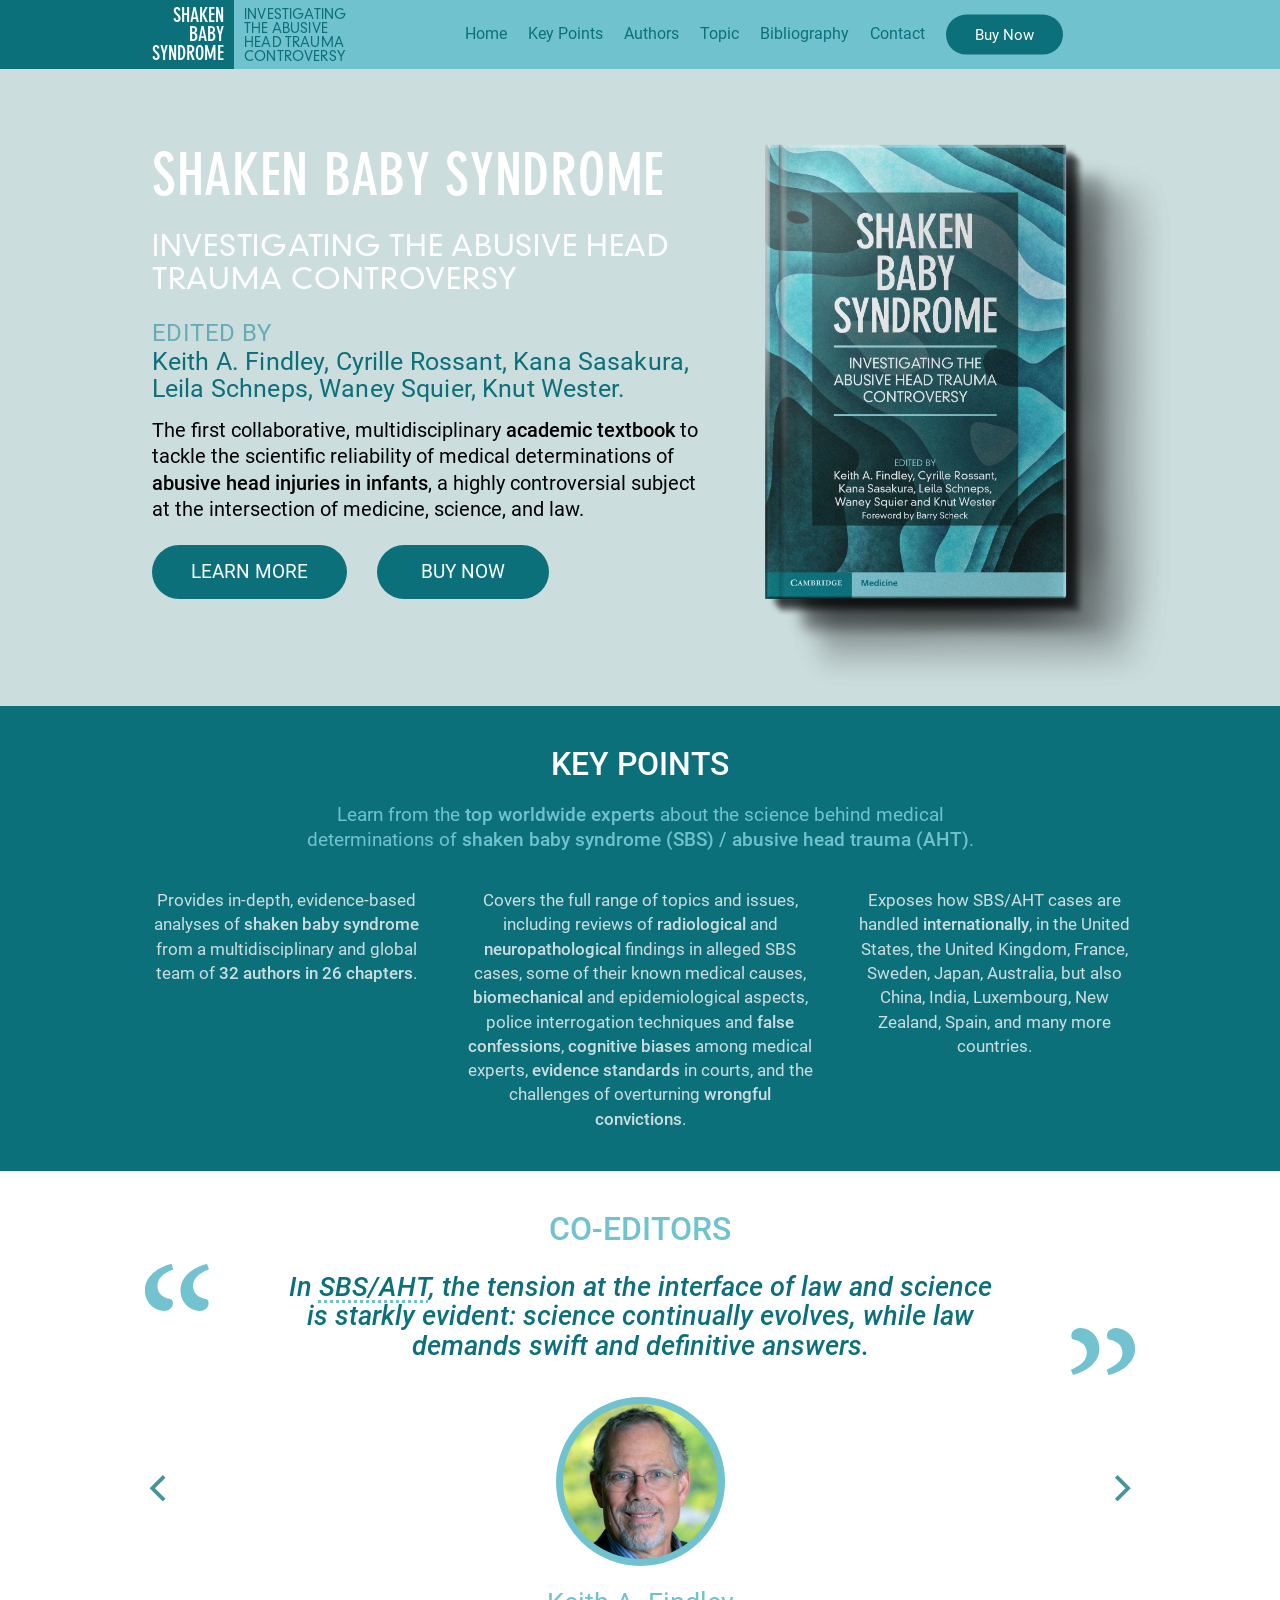
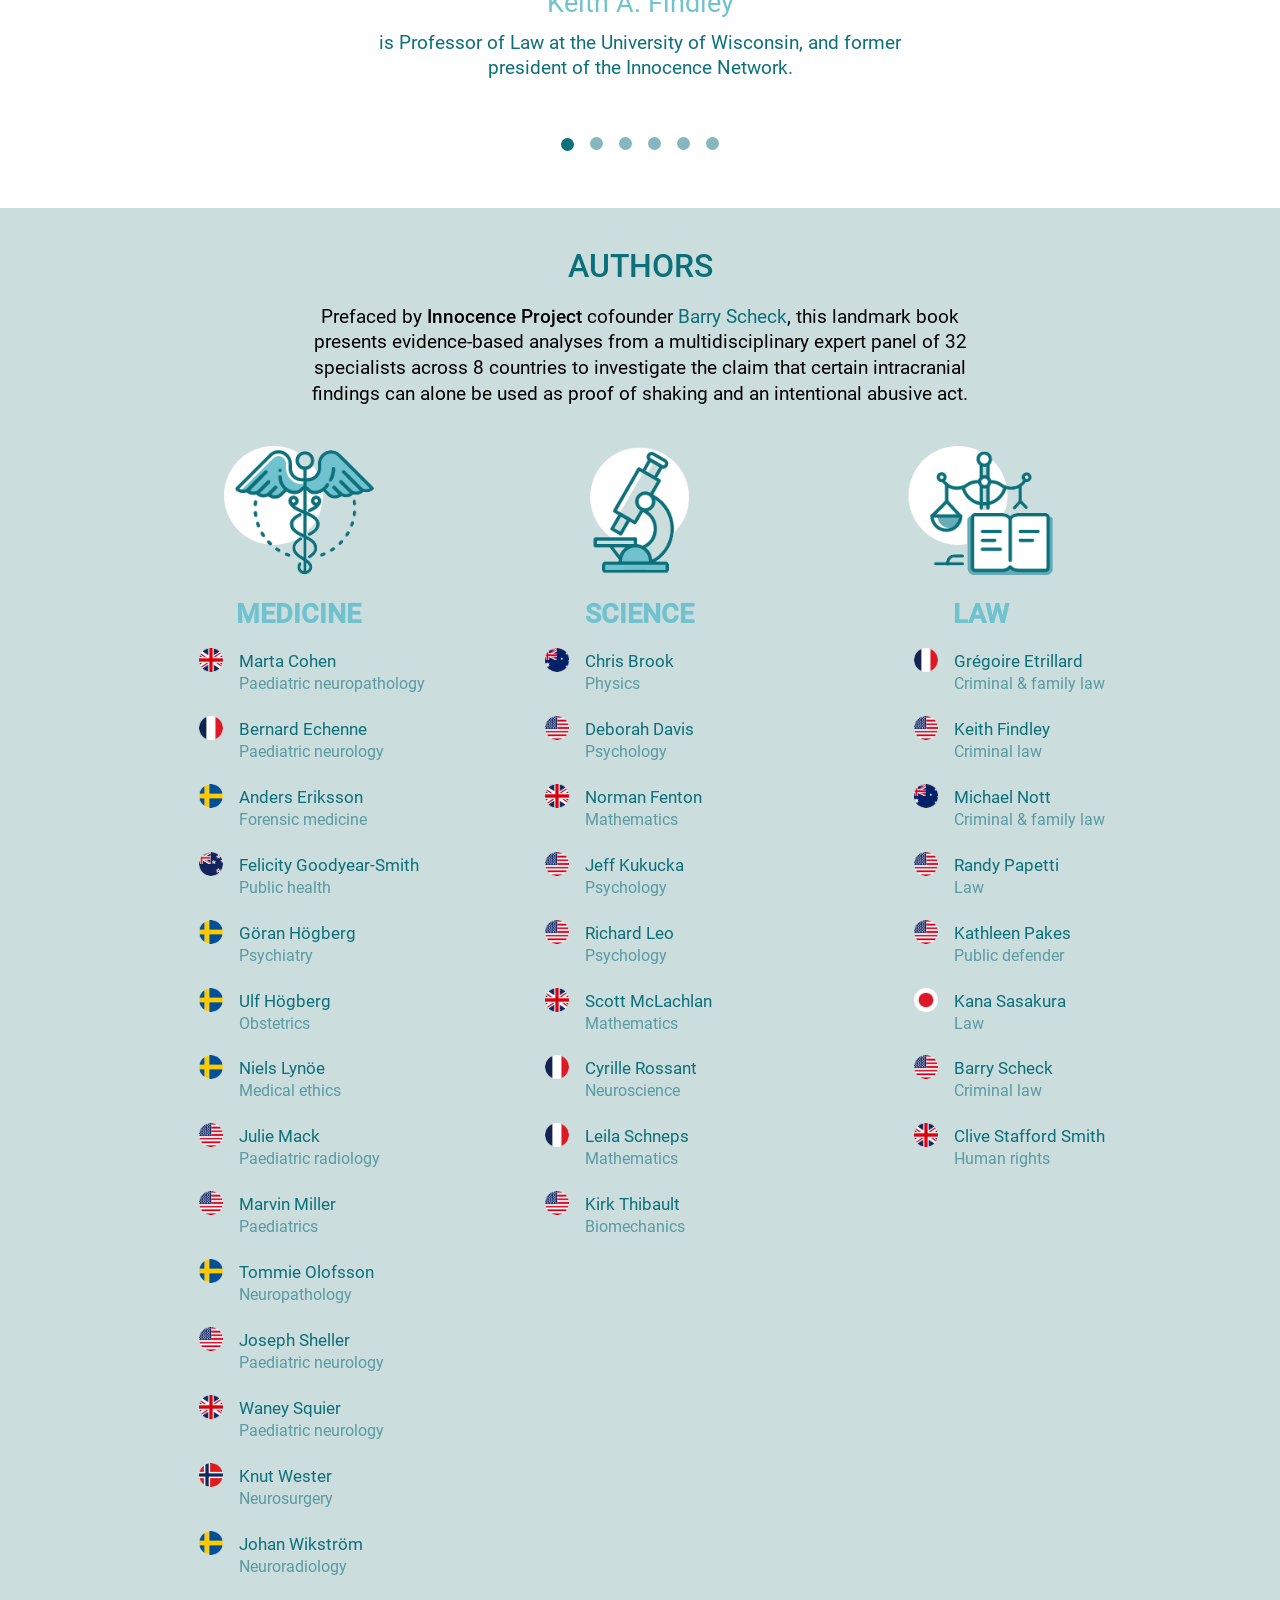
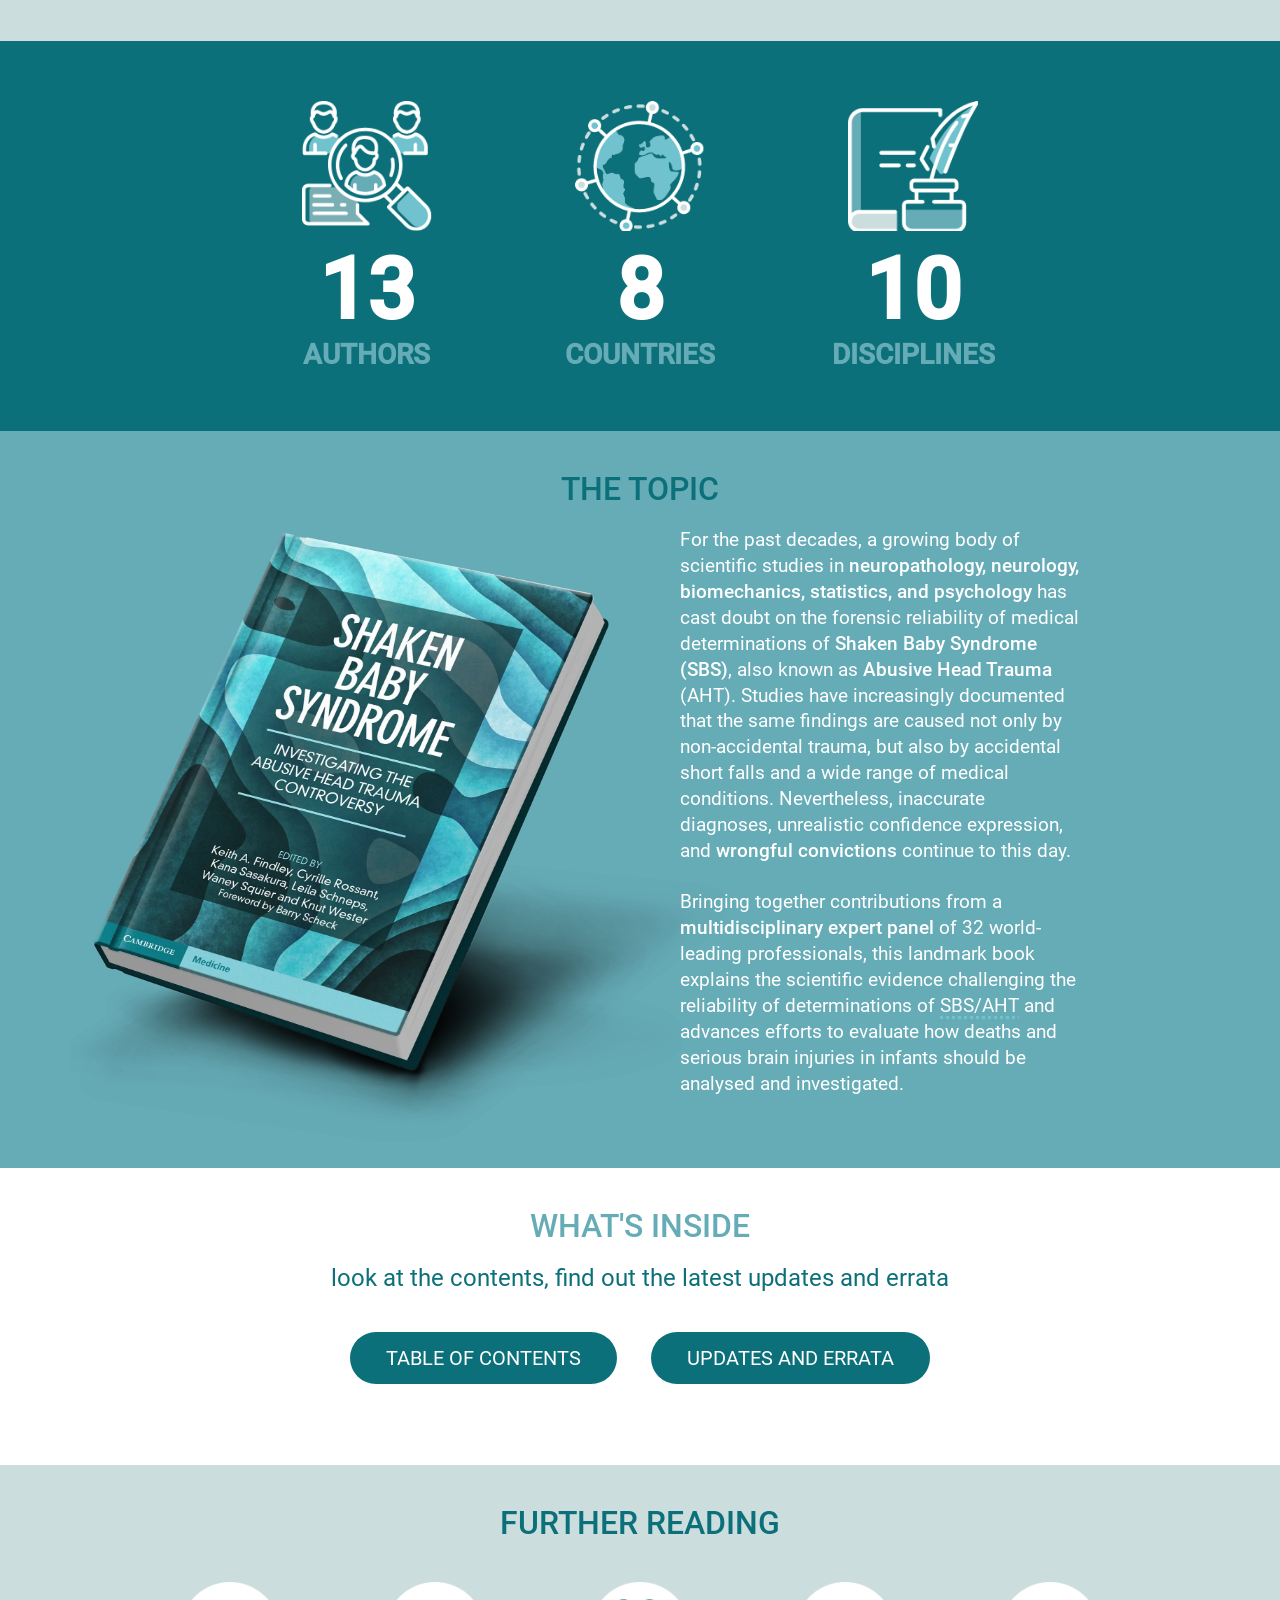
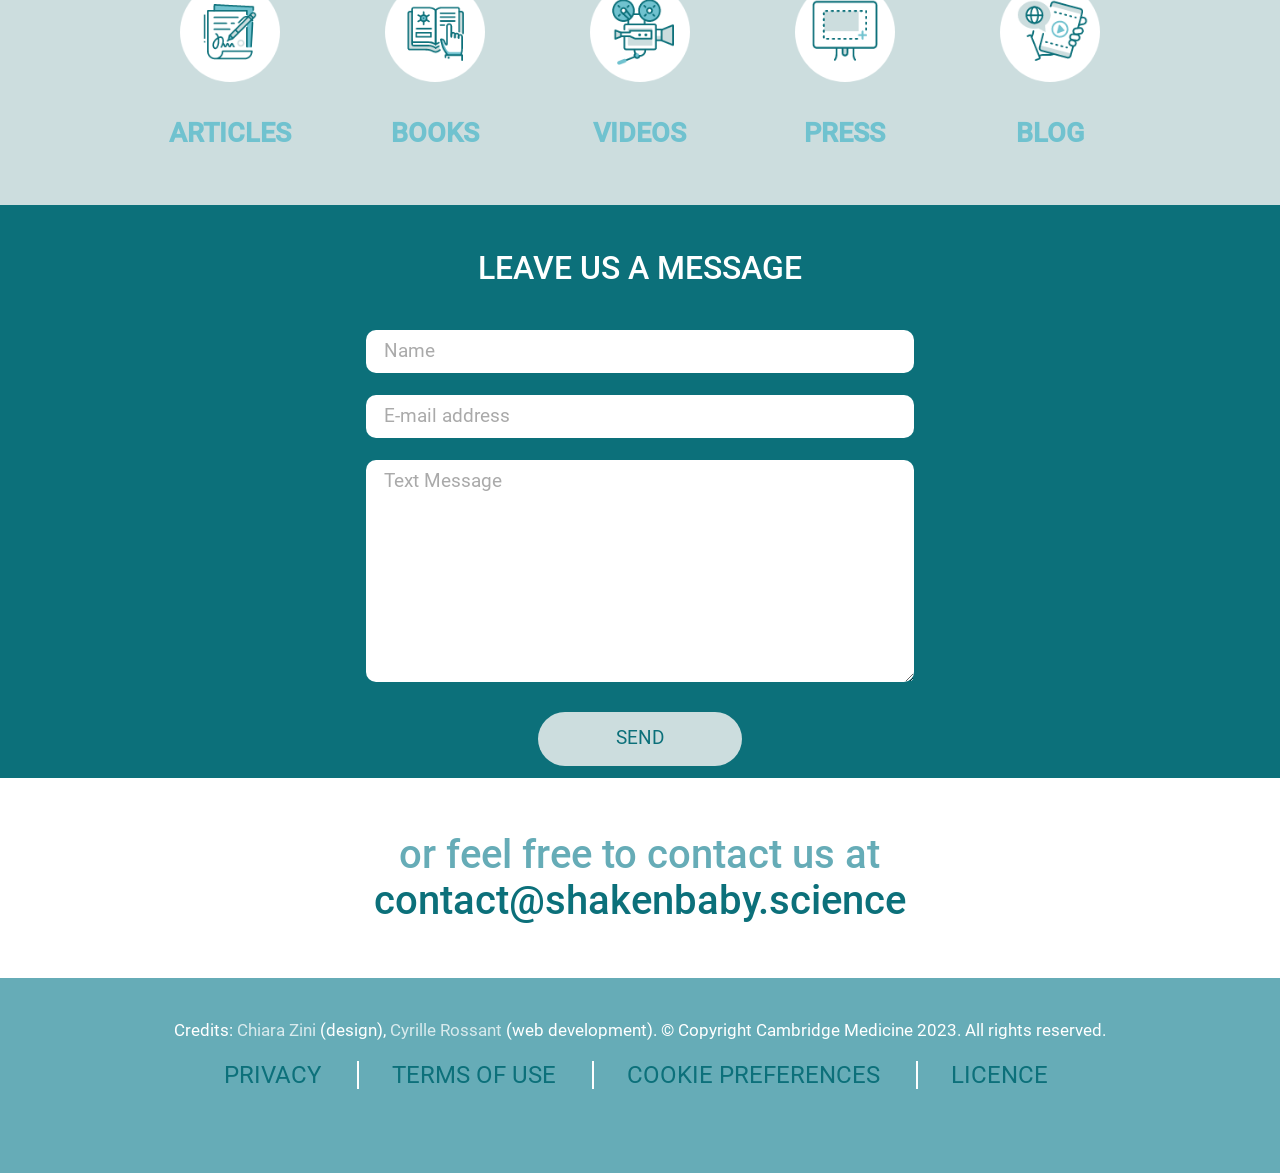
<file: index.html>
<!DOCTYPE html>
<html lang="en-us">

<head prefix="og: http://ogp.me/ns# book: http://ogp.me/ns/book#">

    <meta charset="UTF-8">
    <meta name="viewport" content="width=device-width, initial-scale=1">

    <meta name="twitter:card" content="summary" />
    <meta name="twitter:site" content="@cyrillerossant" />
    <meta name="twitter:title" content="Shaken Baby Syndrome: Investigating the Abusive Head Trauma Controversy" />
    <meta name="twitter:description" content="Shaken Baby Syndrome: Investigating the Abusive Head Trauma Controversy" />
    <meta name="twitter:image" content="https://shakenbaby.science/resources/sbsbook-cover.jpg" />

    <meta property="og:url" content="https://shakenbaby.science" />
    <meta property="og:type" content="article" />
    <meta property="og:title" content="Shaken Baby Syndrome: Investigating the Abusive Head Trauma Controversy" />
    <meta property="og:description" content="Shaken Baby Syndrome: Investigating the Abusive Head Trauma Controversy. A book by Cambridge University Press. Findley et al. 2023." />
    <meta property="og:image" content="https://shakenbaby.science/resources/sbsbook-cover.jpg" />
    <meta property="og:publish_date" name="publish_date" content="2023-06-08T00:00:00-0600">

    <meta property="book:author" name="author" content="Keith Findley, Cyrille Rossant, Kana Sasakura, Leila Schneps, Waney Squier, Knut Wester">
    <meta property="book:isbn" name="isbn" content="978-1009384766">
    <meta property="book:release_date" name="release_date" content="2023-06-08">
    <meta property="book:tag" content="shaken baby syndrome">
    <meta property="book:tag" content="abusive head trauma">

    <title>Shaken Baby Syndrome: Investigating the Abusive Head Trauma Controversy</title>

    <!-- TERMLY COOKIE BANNER -->
    <script type="text/javascript" src="https://app.termly.io/embed.min.js" data-auto-block="on" data-website-uuid="29b89f35-43fa-4795-9ef7-62b72fe59351"></script>
    <script async src="https://www.googletagmanager.com/gtag/js?id=G-44QDYP10N1"></script>
    <script>window.dataLayer = window.dataLayer || []; function gtag() { dataLayer.push(arguments); }
        gtag('js', new Date()); gtag('config', 'G-44QDYP10N1', { cookie_flags: 'max-age=7200;secure; samesite=none' });
    </script>

    <!-- GOOGLE reCAPTCHA v3 -->
    <script src="https://www.google.com/recaptcha/api.js?render=explicit&onload=onRecaptchaLoadCallback"></script>


    <script src="js/main.js"></script>

    <link rel="stylesheet" href="css/flickity.min.css">
    <link rel="stylesheet" href="css/normalize.css">
    <link rel="stylesheet" href="css/main.css">
    <link rel="stylesheet" href="css/mobile.css">
    <link rel="stylesheet" href="css/print.css">

</head>

<body>

    <!-- HEADER -->
    <header>

        <!-- LEFT -->
        <div class="wrap-left">
        </div>

        <!-- CENTER -->
        <div class="wrap-center">

            <!-- CAMBRIDGE -->
            <nav id="cambridge">
                <a href="#top">shaken baby syndrome
                </a>
            </nav>

            <!-- MEDICINE -->
            <nav id="medicine">
                <a href="#top">investigating the abusive head trauma controversy</a>
            </nav>

            <!-- MENU -->
            <nav id="menu" role="navigation">
                <div class="collapsible-menu">
                    <input type="checkbox">

                    <span></span>
                    <span></span>
                    <span></span>

                    <ul>
                        <li><a href="#home">Home</a></li>
                        <li><a href="#key">Key Points</a></li>
                        <li><a href="#editors">Authors</a></li>
                        <li><a href="#topic">Topic</a></li>
                        <li><a href="#further">Bibliography</a></li>
                        <li><a href="#contact">Contact</a></li>
                        <li><a class="button" href="https://www.amazon.co.uk/Shaken-Baby-Syndrome-Investigating-Controversy/dp/1009384767/">Buy Now</a></li>
                    </ul>
                </div>
            </nav>

        </div>

        <!-- RIGHT -->
        <div class="wrap-right">
        </div>

    </header>


    <!-- MAIN -->
    <main>

        <!-- HERO -->
        <section id="hero">
            <div class="wrapper">
                <div class="text">
                    <div class="text-wrapper">
                        <a name="home" class="anchor"></a>
                        <h1>Shaken Baby Syndrome</h1>
                        <h2>Investigating The Abusive Head Trauma Controversy</h2>
                        <h3>Edited by</h3>
                        <h4>
                            Keith A. Findley,
                            Cyrille Rossant,
                            Kana Sasakura,
                            Leila Schneps,
                            Waney Squier,
                            Knut Wester.
                        </h4>
                        <summary>
                            The first collaborative, multidisciplinary <strong>academic textbook</strong> to tackle the scientific reliability of medical determinations of <strong>abusive head injuries in infants</strong>, a highly controversial subject at the intersection of medicine, science, and law.
                        </summary>
                        <div class="buttons">
                            <a class="button learn" href="#topic">Learn More</a>
                            <a class="button buy" href="https://www.amazon.co.uk/Shaken-Baby-Syndrome-Investigating-Controversy/dp/1009384767/">Buy
                                Now</a>
                        </div>
                    </div>
                </div>
                <figure class="cover"></figure>
            </div>
        </section>


        <!-- KEY POINTS -->
        <section id="key-points">
            <div class="wrapper">
                <div class="title">
                    <a name="key" class="anchor"></a>
                    <h2>Key Points</h2>
                    <h3>Learn from the <strong>top worldwide experts</strong> about the science behind medical determinations of <strong>shaken baby syndrome (SBS) / abusive head trauma (AHT)</strong>.</h3>
                </div>
                <div class="cols">
                    <div class="col col1">
                        Provides in-depth, evidence-based analyses of <strong>shaken baby syndrome</strong> from a multidisciplinary and global team of <strong>32 authors in 26 chapters</strong>.
                    </div>
                    <div class="col col2">
                        Covers the full range of topics and issues, including reviews of <strong>radiological</strong> and <strong>neuropathological</strong> findings in alleged SBS cases, some of their known medical causes, <strong>biomechanical</strong> and epidemiological aspects, police interrogation techniques and <strong>false confessions</strong>, <strong>cognitive biases</strong> among medical experts, <strong>evidence standards</strong> in courts, and the challenges of overturning <strong>wrongful convictions</strong>.
                    </div>
                    <div class="col col3">
                        Exposes how SBS/AHT cases are handled <strong>internationally</strong>, in the United States, the United Kingdom, France, Sweden, Japan, Australia, but also China, India, Luxembourg, New Zealand, Spain, and many more countries.
                    </div>
                </div>
            </div>
        </section>


        <!-- CO-EDITORS -->
        <section id="editors">
            <div class="wrapper">
                <h2>Co-editors</h2>

                <div class="carousel" data-flickity='{ "draggable": "true", "autoPlay": 5000, "contain": true, "wrapAround": true }'>


                    <!-- KEITH A FINDLEY -->
                    <div class="carousel-cell cell-findley">
                        <div class="quote-wrapper">
                            <div class="quote">
                                In <abbr title="Shaken Baby Syndrome/Abusive Head Trauma">SBS/AHT</abbr>, the tension at the interface of law and science is starkly evident: science continually evolves, while law demands swift and definitive answers.
                            </div>
                        </div>
                        <div class="picture">
                            <figure class="editor-findley"></figure>
                        </div>

                        <h3>Keith A. Findley</h3>
                        <p>
                            is Professor of Law at the University of Wisconsin, and former president of the Innocence Network.
                        </p>
                    </div>


                    <!-- CYRILLE ROSSANT -->
                    <div class="carousel-cell">
                        <div class="quote-wrapper">
                            <div class="quote">
                                French national diagnosis guidelines about <abbr title="Shaken Baby Syndrome/Abusive Head Trauma">SBS/AHT</abbr> are inconsistent with the current state of scientific knowledge and should be urgently revised.
                            </div>
                        </div>
                        <div class="picture">
                            <figure class="editor-rossant"></figure>
                        </div>

                        <h3>Cyrille Rossant</h3>
                        <p>
                            is a neuroscience researcher and software engineer at the Institute of Neurology, University College London.
                        </p>
                    </div>


                    <!-- KANA SASAKURA -->
                    <div class="carousel-cell">
                        <div class="quote-wrapper">
                            <div class="quote">
                                The <abbr title="Shaken Baby Syndrome/Abusive Head Trauma">SBS/AHT</abbr> hypothesis has become a controversial topic of debate in Japan. A full review of cases that were convicted in the past is essential.
                            </div>
                        </div>
                        <div class="picture">
                            <figure class="editor-sasakura"></figure>
                        </div>

                        <h3>Kana Sasakura</h3>
                        <p>
                            is a professor of criminal procedure law at Konan University, Kobe.
                        </p>
                    </div>


                    <!-- LEILA SCHNEPS -->
                    <div class="carousel-cell">
                        <div class="quote-wrapper">
                            <div class="quote">
                                The medical studies rejecting short falls as acceptable explanations of SBS-like symptoms in babies are statistically flawed, and contradict numerous published witnessed cases.
                            </div>
                        </div>
                        <div class="picture">
                            <figure class="editor-schneps"></figure>
                        </div>

                        <h3>Leila Schneps</h3>
                        <p>
                            is Professor of Mathematics working at Sorbonne University, Paris.
                        </p>
                    </div>


                    <!-- WANEY SQUIER -->
                    <div class="carousel-cell">
                        <div class="quote-wrapper">
                            <div class="quote">
                                A better understanding of infant neuropathology is essential for more accurate diagnoses and fairer assessment of cases in courts.
                            </div>
                        </div>
                        <div class="picture">
                            <figure class="editor-squier"></figure>
                        </div>

                        <h3>Waney Squier</h3>
                        <p>
                            is a retired paediatric neuropathologist, formerly John Radcliffe Hospital, Oxford, UK.
                        </p>
                    </div>


                    <!-- KNUT WESTER -->
                    <div class="carousel-cell">
                        <div class="quote-wrapper">
                            <div class="quote">
                                Benign external hydrocephalus is likely to be frequently misdiagnosed as abusive head trauma, thus causing false accusations of child abuse.
                            </div>
                        </div>
                        <div class="picture">
                            <figure class="editor-wester"></figure>
                        </div>

                        <h3>Knut Wester</h3>
                        <p>
                            is a neurosurgeon, and Professor Emeritus in the Department of Clinical Medicine at the University of Bergen, Norway.
                        </p>
                    </div>


                </div>
            </div>
        </section>


        <!-- AUTHORS -->
        <section id="authors">
            <div class="wrapper">
                <a name="authors" class="anchor"></a>
                <h2>Authors</h2>
                <summary>
                    Prefaced by <strong>Innocence Project</strong> cofounder <a href="https://en.wikipedia.org/wiki/Barry_Scheck">Barry Scheck</a>, this landmark book presents evidence-based analyses from a multidisciplinary expert panel of 32 specialists across 8 countries to investigate the claim that certain intracranial findings can alone be used as proof of shaking and an intentional abusive act.
                </summary>
                <div class="cols">
                    <div class="col col1">
                        <img src="img/Medicine_icon.png">
                        <h3>Medicine</h3>
                        <ul class="medicine">
                            <li><i class="country-gb"> </i>Marta Cohen<br><span class="discipline">Paediatric neuropathology</span></li>
                            <li><i class="country-fr"> </i>Bernard Echenne<br><span class="discipline">Paediatric neurology</span></li>
                            <li><i class="country-sw"> </i>Anders Eriksson<br><span class="discipline">Forensic medicine</span></li>
                            <li><i class="country-nz"> </i>Felicity Goodyear-Smith<br><span class="discipline">Public health</span></li>
                            <li><i class="country-sw"> </i>Göran Högberg<br><span class="discipline">Psychiatry</span></li>
                            <li><i class="country-sw"> </i>Ulf Högberg<br><span class="discipline">Obstetrics</span></li>
                            <li><i class="country-sw"> </i>Niels Lynöe<br><span class="discipline">Medical ethics</span></li>
                            <li><i class="country-us"> </i>Julie Mack<br><span class="discipline">Paediatric radiology</span></li>
                            <li><i class="country-us"> </i>Marvin Miller<br><span class="discipline">Paediatrics</span></li>
                            <li><i class="country-sw"> </i>Tommie Olofsson<br><span class="discipline">Neuropathology</span></li>
                            <li><i class="country-us"> </i>Joseph Sheller<br><span class="discipline">Paediatric neurology</span></li>
                            <li><i class="country-gb"> </i>Waney Squier<br><span class="discipline">Paediatric neurology</span></li>
                            <li><i class="country-nw"> </i>Knut Wester<br><span class="discipline">Neurosurgery</span></li>
                            <li><i class="country-sw"> </i>Johan Wikström<br><span class="discipline">Neuroradiology</span></li>
                        </ul>
                    </div>
                    <div class="col col2">
                        <img src="img/Science_icon.png">
                        <h3>Science</h3>
                        <ul class="science">
                            <li><i class="country-au"> </i>Chris Brook<br><span class="discipline">Physics</span></li>
                            <li><i class="country-us"> </i>Deborah Davis<br><span class="discipline">Psychology</span></li>
                            <li><i class="country-gb"> </i>Norman Fenton<br><span class="discipline">Mathematics</span></li>
                            <li><i class="country-us"> </i>Jeff Kukucka<br><span class="discipline">Psychology</span></li>
                            <li><i class="country-us"> </i>Richard Leo<br><span class="discipline">Psychology</span></li>
                            <li><i class="country-gb"> </i>Scott McLachlan<br><span class="discipline">Mathematics</span></li>
                            <li><i class="country-fr"> </i>Cyrille Rossant<br><span class="discipline">Neuroscience</span></li>
                            <li><i class="country-fr"> </i>Leila Schneps<br><span class="discipline">Mathematics</span></li>
                            <li><i class="country-us"> </i>Kirk Thibault<br><span class="discipline">Biomechanics</span></li>
                        </ul>
                    </div>
                    <div class="col col3">
                        <img src="img/Law_icon.png">
                        <h3>Law</h3>
                        <ul class="law">
                            <li><i class="country-fr"> </i>Grégoire Etrillard<br><span class="discipline">Criminal & family law</span></li>
                            <li><i class="country-us"> </i>Keith Findley<br><span class="discipline">Criminal law</span></li>
                            <li><i class="country-au"> </i>Michael Nott<br><span class="discipline">Criminal & family law</span></li>
                            <li><i class="country-us"> </i>Randy Papetti<br><span class="discipline">Law</span></li>
                            <li><i class="country-us"> </i>Kathleen Pakes<br><span class="discipline">Public defender</span></li>
                            <li><i class="country-jp"> </i>Kana Sasakura<br><span class="discipline">Law</span></li>
                            <li><i class="country-us"> </i>Barry Scheck<br><span class="discipline">Criminal law</span></li>
                            <li><i class="country-gb"> </i>Clive Stafford Smith<br><span class="discipline">Human rights</span></li>
                        </ul>
                    </div>
                </div>
            </div>
        </section>


        <!-- NUMBERS -->
        <section id="numbers">
            <div class="wrapper">
                <div class="col col1">
                    <figure></figure>
                    <div class="number">32</div>
                    <div class="name">authors</div>
                </div>
                <div class="col col2">
                    <figure></figure>
                    <div class="number">8</div>
                    <div class="name">countries</div>
                </div>
                <div class="col col3">
                    <figure></figure>
                    <div class="number">16</div>
                    <div class="name">disciplines</div>
                </div>
            </div>
        </section>


        <!-- TOPIC -->
        <section id="topic">
            <div class="wrapper">
                <a name="topic" class="anchor"></a>
                <h2>The topic</h2>
                <div class="cols">
                    <figure></figure>
                    <div class="text">
                        <div class="text-wrapper">
                            <p>
                                For the past decades, a growing body of scientific studies in <strong>neuropathology, neurology, biomechanics, statistics, and psychology</strong> has cast doubt on the forensic reliability of medical determinations of <strong>Shaken Baby Syndrome (SBS)</strong>, also known as <strong>Abusive Head Trauma</strong> (AHT). Studies have increasingly documented that the same findings are caused not only by non-accidental trauma, but also by accidental short falls and a wide range of medical conditions. Nevertheless, inaccurate diagnoses, unrealistic confidence expression, and <strong>wrongful convictions</strong> continue to this day.
                            </p>
                            <p>
                                Bringing together contributions from a <strong>multidisciplinary expert panel</strong> of 32 world-leading professionals, this landmark book explains the scientific evidence challenging the reliability of determinations of <abbr title="Shaken Baby Syndrome/Abusive Head Trauma">SBS/AHT</abbr> and advances efforts to evaluate how deaths and serious brain injuries in infants should be analysed and investigated.
                            </p>
                        </div>
                    </div>
                </div>
            </div>
        </section>


        <!-- INFO -->
        <section id="info">
            <div class="wrapper">
                <h2>what's inside</h2>
                <summary>look at the contents, find out the latest updates and errata</summary>
                <div class="buttons">
                    <a class="button contents" href="details.html#contents">table of contents</a>
                    <a class="button updates" href="details.html#errata">updates and errata</a>
                </div>
            </div>
        </section>


        <!-- FURTHER READING -->
        <section id="further">
            <div class="wrapper">
                <a name="further" class="anchor"></a>
                <h2>further reading</h2>
                <ul>
                    <li class="col1">
                        <a href="details.html#articles">
                            <figure></figure>
                            <h3>articles</h3>
                        </a>
                    </li>
                    <li class="col2"><a href="details.html#books">
                            <figure></figure>
                            <h3>books</h3>
                        </a>
                    </li>
                    <li class="col3">
                        <a href="details.html#videos">
                            <figure></figure>
                            <h3>videos</h3>
                        </a>
                    </li>
                    <li class="col4">
                        <a href="details.html#press-investigations">
                            <figure></figure>
                            <h3>press</h3>
                        </a>
                    </li>
                    <li class="col5">
                        <a href="details.html#blog">
                            <figure></figure>
                            <h3>blog</h3>
                        </a>
                    </li>
                </ul>
            </div>
        </section>


        <!-- MESSAGE -->
        <section id="message">
            <div class="wrapper">
                <a name="contact" class="anchor"></a>
                <h2>Leave us a message</h2>
                <form action="https://getform.io/f/b165f3af-00d9-4ef8-ae39-d2d396b95df0" method="POST">
                    <input name="name" class="name" type="text" placeholder="Name" required="required">
                    <input name="email" class="email" type="email" placeholder="E-mail address" required="required">
                    <textarea name="message" class="message" placeholder="Text Message" required="required"></textarea>
                    <input type="hidden" name="_gotcha" style="display:none !important">
                    <input type="hidden" id="captchaResponse" name="g-recaptcha-response">
                    <input type="submit" value="send" class="submit">
                </form>
                <div id="inline-badge"></div>
            </div>
        </section>


        <!-- MAIL -->
        <section id="mail">
            <div class="wrapper">
                <h2><span>or feel free</span> <span>to contact</span> <span>us at</span>
                    <a href="mailto:contact@shakenbaby.science">
                        <span>contact@</span> <span>shakenbaby.</span> <span>science</span>
                    </a>
                </h2>
            </div>
        </section>

    </main>


    <!-- FOOTER -->
    <footer>
        <div class="wrapper">
            <p class="copyright">
                Credits: <a href="https://www.linkedin.com/in/czini/">Chiara Zini</a> (design), <a href="https://cyrille.rossant.net/">Cyrille Rossant</a> (web development).
                © Copyright Cambridge Medicine 2023. All rights reserved.</p>
            <p class="privacy">
                <a href="privacy.html" class="col1">privacy</a>
                <a href="terms.html" class="col2">terms of use</a>
                <a href="#" class="col3" onclick="window.displayPreferenceModal();return false;" id="termly-consent-preferences">cookie preferences</a>
                <a href="https://www.cambridge.org/legal/copyright" class="col4">licence</a>
            </p>
        </div>
    </footer>

    <script src="js/flickity.pkgd.min.js"></script>
    <script>
        function onRecaptchaLoadCallback() {
            var clientId = grecaptcha.render('inline-badge', {
                'sitekey': '6LfmmvgkAAAAAE5ci2NyakSMS-afL-tekveHQrgn',
                'badge': 'inline',
                'size': 'invisible'
            });

            grecaptcha.ready(function () {
                grecaptcha.execute(clientId, {
                    action: 'homepage'
                })
                    .then(function (token) {
                        document.getElementById('captchaResponse').value = token;
                    });
            });
        }
    </script>

    <script type="text/javascript">var sc_project = 12850801; var sc_invisible = 1; var sc_security = "9dd4a4d2";</script>
    <script type="text/javascript" src="https://www.statcounter.com/counter/counter.js" async></script>
</body>

</html>
</file>
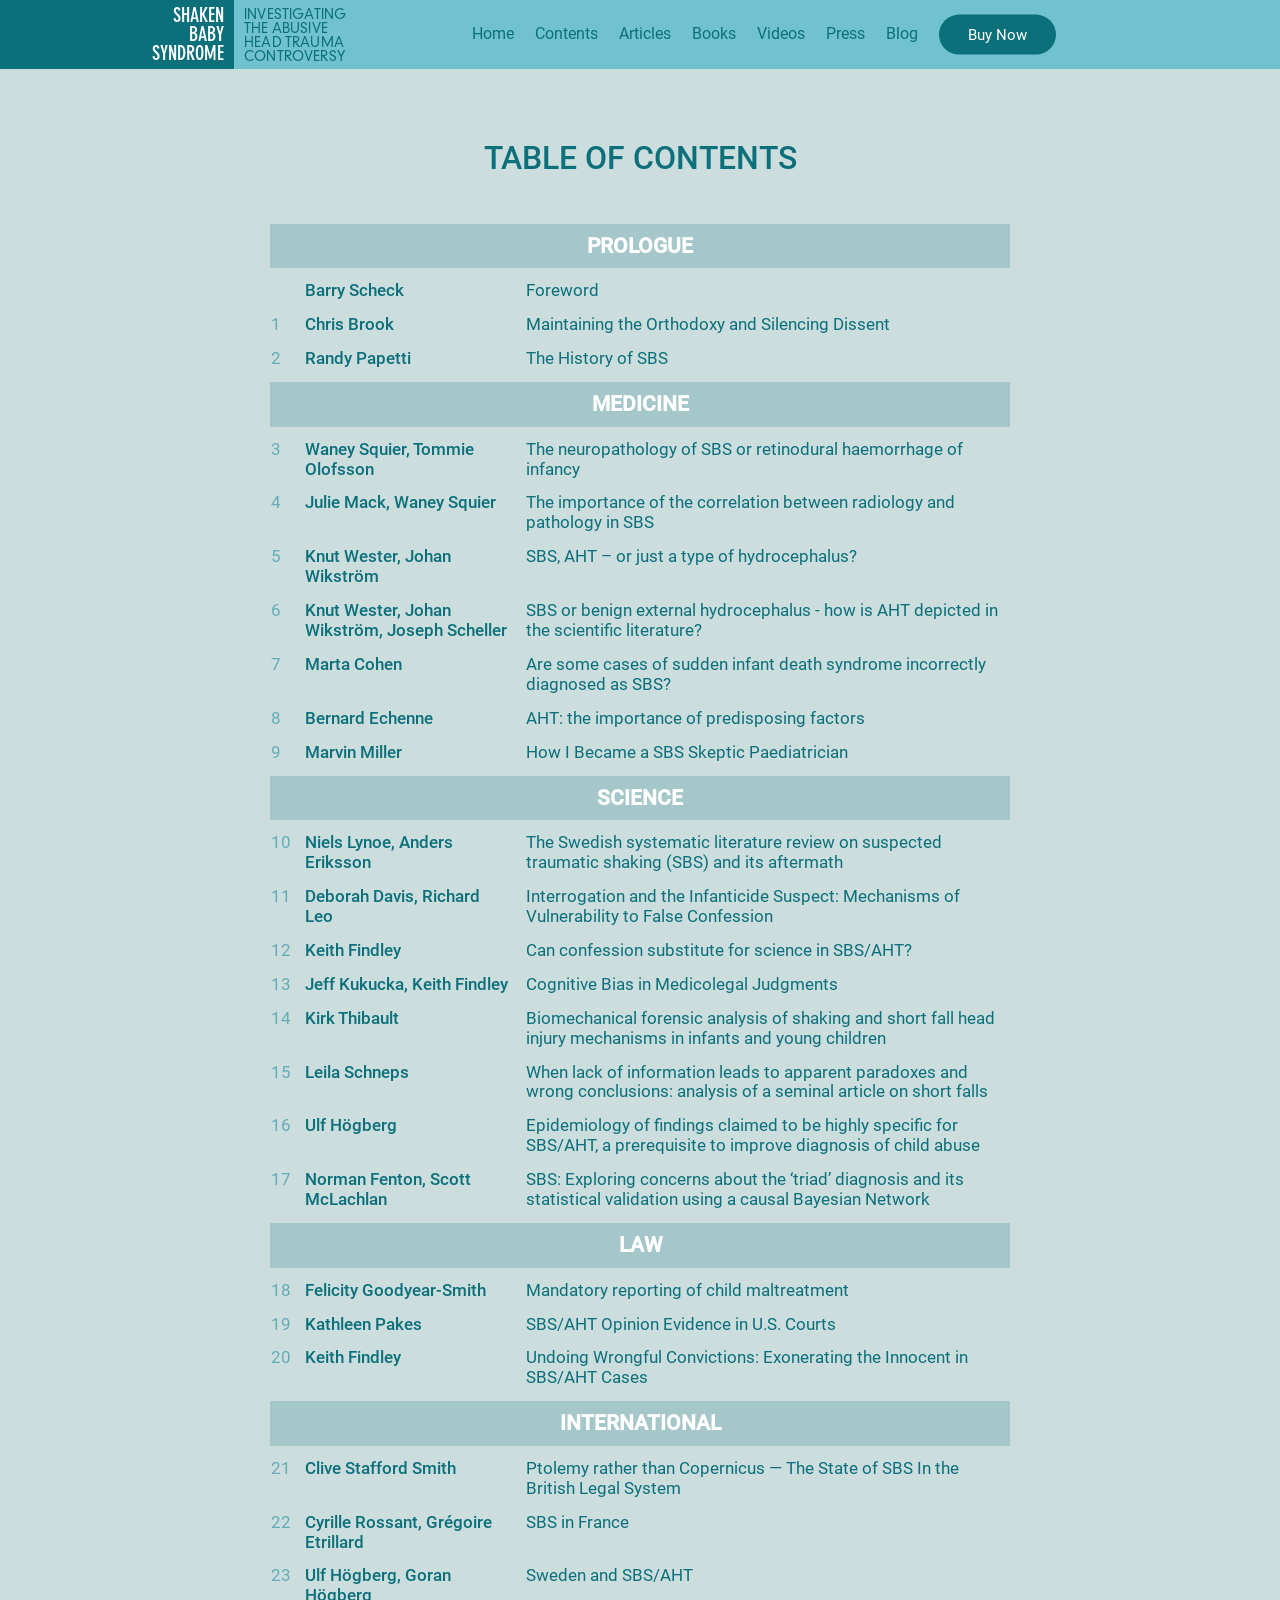
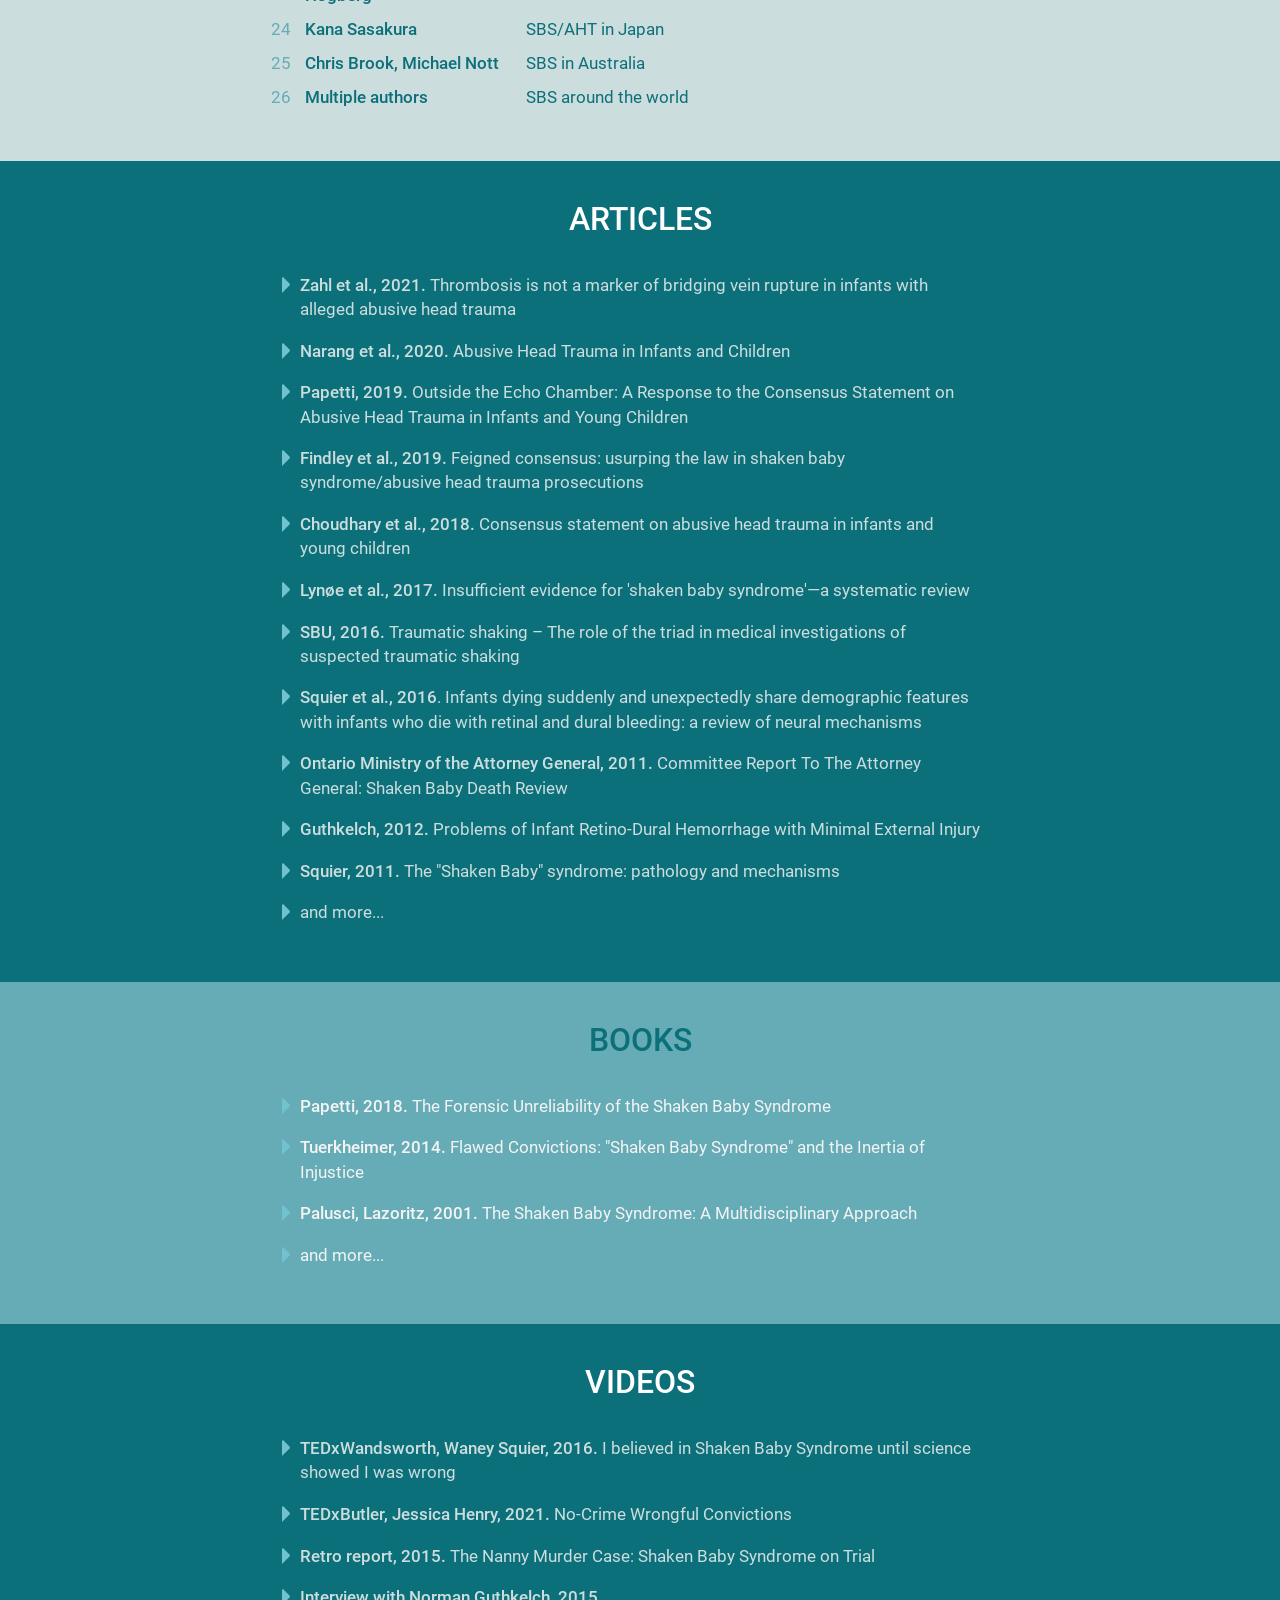
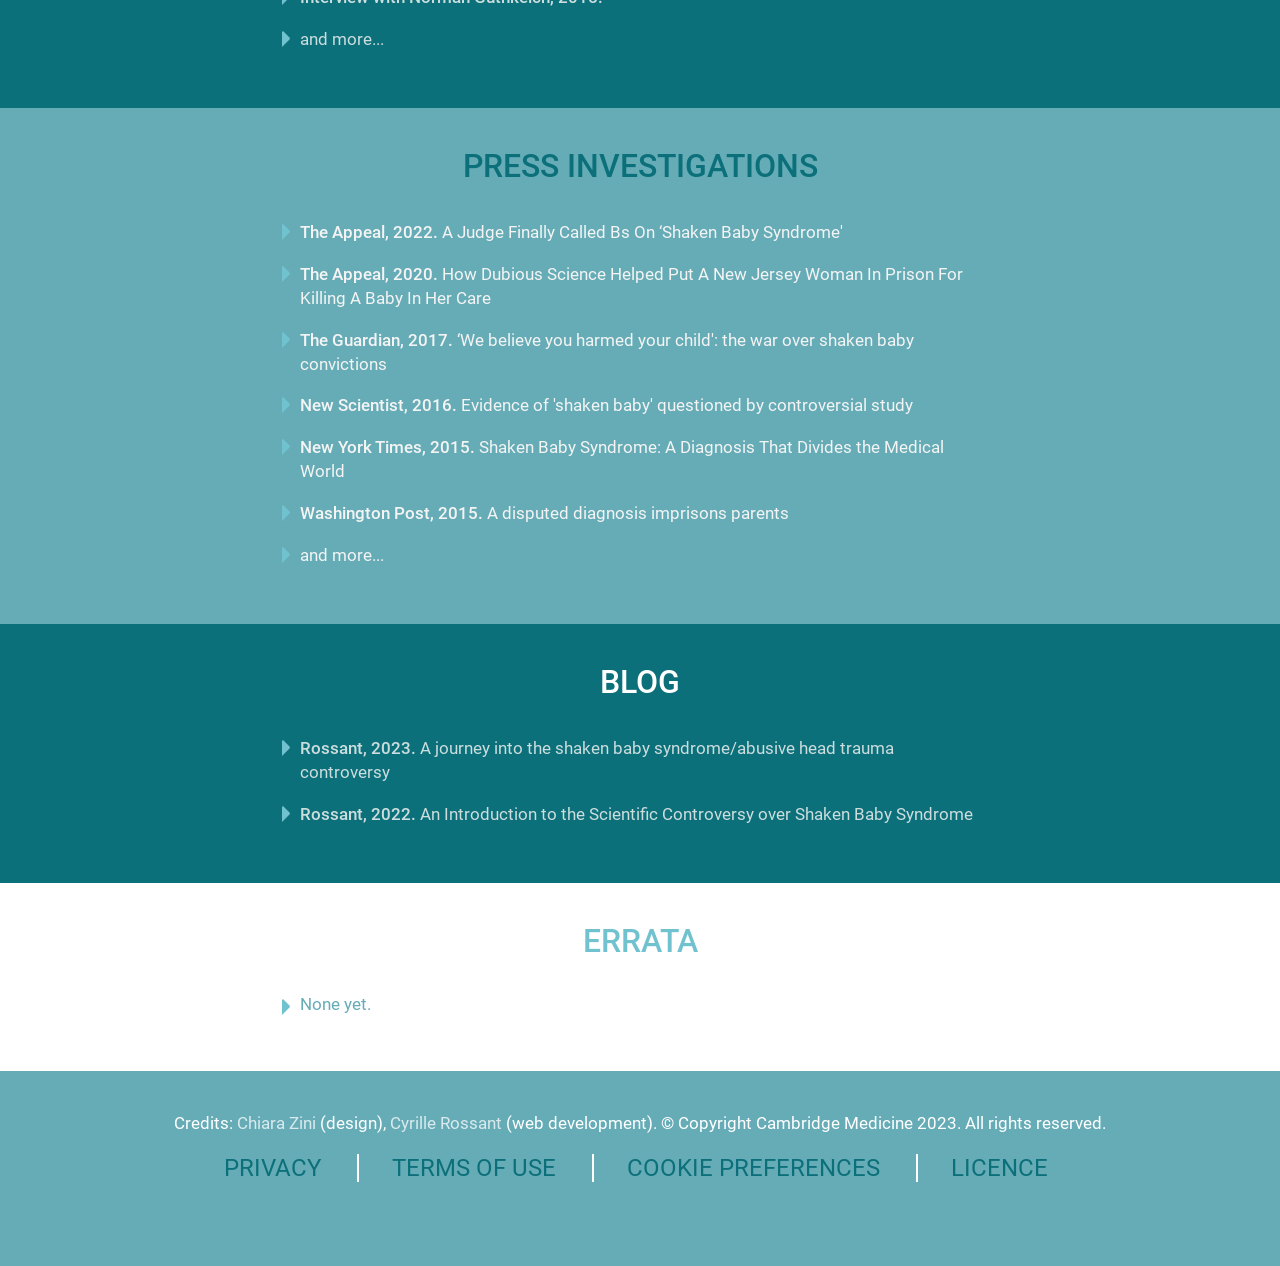
<file: details.html>
<!DOCTYPE html>
<html lang="en-us">

<head>

    <meta charset="UTF-8">
    <meta name="viewport" content="width=device-width, initial-scale=1">

    <title>Shaken Baby Syndrome: Investigating the Abusive Head Trauma Controversy</title>

    <!-- TERMLY COOKIE BANNER -->
    <script type="text/javascript" src="https://app.termly.io/embed.min.js" data-auto-block="on" data-website-uuid="29b89f35-43fa-4795-9ef7-62b72fe59351"></script>
    <script async src="https://www.googletagmanager.com/gtag/js?id=G-44QDYP10N1"></script>
    <script>window.dataLayer = window.dataLayer || []; function gtag() { dataLayer.push(arguments); }
        gtag('js', new Date()); gtag('config', 'G-44QDYP10N1', { cookie_flags: 'max-age=7200;secure; samesite=none' });
    </script>


    <script src="js/main.js"></script>

    <link rel="stylesheet" href="css/normalize.css">
    <link rel="stylesheet" href="css/main.css">
    <link rel="stylesheet" href="css/details.css">
    <link rel="stylesheet" href="css/mobile.css">
    <link rel="stylesheet" href="css/print.css">

</head>

<body>

    <!-- HEADER -->
    <header>

        <!-- LEFT -->
        <div class="wrap-left">
        </div>

        <!-- CENTER -->
        <div class="wrap-center">

            <!-- CAMBRIDGE -->
            <nav id="cambridge">
                <a href="#top">shaken baby syndrome
                </a>
            </nav>

            <!-- MEDICINE -->
            <nav id="medicine">
                <a href="#top">investigating the abusive head trauma controversy</a>
            </nav>

            <!-- MENU -->
            <nav id="menu" role="navigation">
                <div class="collapsible-menu">
                    <input type="checkbox">

                    <span></span>
                    <span></span>
                    <span></span>

                    <ul>
                        <li><a href="index.html">Home</a></li>
                        <li><a href="#contents">Contents</a></li>
                        <li><a href="#articles">Articles</a></li>
                        <li><a href="#books">Books</a></li>
                        <li><a href="#videos">Videos</a></li>
                        <li><a href="#press-investigations">Press</a></li>
                        <li><a href="#blog">Blog</a></li>
                        <li><a class="button" href="https://www.amazon.co.uk/Shaken-Baby-Syndrome-Investigating-Controversy/dp/1009384767/">Buy Now</a></li>
                    </ul>
                </div>
            </nav>

        </div>

        <!-- RIGHT -->
        <div class="wrap-right">
        </div>

    </header>


    <!-- MAIN -->
    <main>

        <section id="contents">
            <div class="wrapper">
                <div class="title">
                    <a name="contents" class="anchor"></a>
                    <h2>Table of contents</h2>
                </div>
                <div>


                    <table>
                        <thead>
                            <tr>
                                <th>#</th>
                                <th>Author</th>
                                <th>Chapter</th>
                            </tr>
                        </thead>
                        <tbody>
                            <tr class="book-section">
                                <td colspan="3" class="book-section">PROLOGUE</td>
                            </tr>
                            <tr>
                                <td></td>
                                <td>Barry Scheck</td>
                                <td>Foreword</td>
                            </tr>
                            <tr>
                                <td>1</td>
                                <td>Chris Brook</td>
                                <td>Maintaining the Orthodoxy and Silencing Dissent</td>
                            </tr>
                            <tr>
                                <td>2</td>
                                <td>Randy Papetti</td>
                                <td>The History of SBS</td>
                            </tr>
                            <tr class="book-section">
                                <td colspan="3" class="book-section">MEDICINE</td>
                            </tr>
                            <tr>
                                <td>3</td>
                                <td>Waney Squier, Tommie Olofsson</td>
                                <td>The neuropathology of SBS or retinodural haemorrhage of infancy</td>
                            </tr>
                            <tr>
                                <td>4</td>
                                <td>Julie Mack, Waney Squier</td>
                                <td>The importance of the correlation between radiology and pathology in SBS</td>
                            </tr>
                            <tr>
                                <td>5</td>
                                <td>Knut Wester, Johan Wikström</td>
                                <td>SBS, AHT – or just a type of hydrocephalus?</td>
                            </tr>
                            <tr>
                                <td>6</td>
                                <td>Knut Wester, Johan Wikström, Joseph Scheller</td>
                                <td>SBS or benign external hydrocephalus - how is AHT depicted in the scientific literature?</td>
                            </tr>
                            <tr>
                                <td>7</td>
                                <td>Marta Cohen</td>
                                <td>Are some cases of sudden infant death syndrome incorrectly diagnosed as SBS?</td>
                            </tr>
                            <tr>
                                <td>8</td>
                                <td>Bernard Echenne</td>
                                <td>AHT: the importance of predisposing factors</td>
                            </tr>
                            <tr>
                                <td>9</td>
                                <td>Marvin Miller</td>
                                <td>How I Became a SBS Skeptic Paediatrician</td>
                            </tr>
                            <tr class="book-section">
                                <td colspan="3" class="book-section">SCIENCE</td>
                            </tr>
                            <tr>
                                <td>10</td>
                                <td>Niels Lynoe, Anders Eriksson</td>
                                <td>The Swedish systematic literature review on suspected traumatic shaking (SBS) and its aftermath</td>
                            </tr>
                            <tr>
                                <td>11</td>
                                <td>Deborah Davis, Richard Leo</td>
                                <td>Interrogation and the Infanticide Suspect: Mechanisms of Vulnerability to False Confession</td>
                            </tr>
                            <tr>
                                <td>12</td>
                                <td>Keith Findley</td>
                                <td>Can confession substitute for science in SBS/AHT?</td>
                            </tr>
                            <tr>
                                <td>13</td>
                                <td>Jeff Kukucka, Keith Findley</td>
                                <td>Cognitive Bias in Medicolegal Judgments</td>
                            </tr>
                            <tr>
                                <td>14</td>
                                <td>Kirk Thibault</td>
                                <td>Biomechanical forensic analysis of shaking and short fall head injury mechanisms in infants and young children</td>
                            </tr>
                            <tr>
                                <td>15</td>
                                <td>Leila Schneps</td>
                                <td>When lack of information leads to apparent paradoxes and wrong conclusions: analysis of a seminal article on short falls</td>
                            </tr>
                            <tr>
                                <td>16</td>
                                <td>Ulf Högberg</td>
                                <td>Epidemiology of findings claimed to be highly specific for SBS/AHT, a prerequisite to improve diagnosis of child abuse</td>
                            </tr>
                            <tr>
                                <td>17</td>
                                <td>Norman Fenton, Scott McLachlan</td>
                                <td>SBS: Exploring concerns about the ‘triad’ diagnosis and its statistical validation using a causal Bayesian Network</td>
                            </tr>
                            <tr class="book-section">
                                <td colspan="3" class="book-section">LAW</td>
                            </tr>
                            <tr>
                                <td>18</td>
                                <td>Felicity Goodyear-Smith</td>
                                <td>Mandatory reporting of child maltreatment</td>
                            </tr>
                            <tr>
                                <td>19</td>
                                <td>Kathleen Pakes</td>
                                <td>SBS/AHT Opinion Evidence in U.S. Courts</td>
                            </tr>
                            <tr>
                                <td>20</td>
                                <td>Keith Findley</td>
                                <td>Undoing Wrongful Convictions: Exonerating the Innocent in SBS/AHT Cases</td>
                            </tr>
                            <tr class="book-section">
                                <td colspan="3" class="book-section">INTERNATIONAL</td>
                            </tr>
                            <tr>
                                <td>21</td>
                                <td>Clive Stafford Smith</td>
                                <td>Ptolemy rather than Copernicus — The State of SBS In the British Legal System</td>
                            </tr>
                            <tr>
                                <td>22</td>
                                <td>Cyrille Rossant, Grégoire Etrillard</td>
                                <td>SBS in France</td>
                            </tr>
                            <tr>
                                <td>23</td>
                                <td>Ulf Högberg, Goran Högberg</td>
                                <td>Sweden and SBS/AHT</td>
                            </tr>
                            <tr>
                                <td>24</td>
                                <td>Kana Sasakura</td>
                                <td>SBS/AHT in Japan</td>
                            </tr>
                            <tr>
                                <td>25</td>
                                <td>Chris Brook, Michael Nott</td>
                                <td>SBS in Australia</td>
                            </tr>
                            <tr>
                                <td>26</td>
                                <td>Multiple authors</td>
                                <td>SBS around the world</td>
                            </tr>
                        </tbody>
                    </table>


                </div>
            </div>
        </section>



        <!-- CONTENT START -->
        <section id="articles">
            <div class="wrapper">
                <div class="title">
                    <a name="articles" class="anchor"></a>
                    <h2>Articles</h2>
                </div>
                <div>

                    <ul>
                        <li>
                            <p><a href="https://onlinelibrary.wiley.com/doi/full/10.1111/apa.15908"><strong>Zahl et al., 2021.</strong> Thrombosis is not a marker of bridging vein rupture in infants with alleged abusive head trauma</a></p>
                        </li>
                        <li>
                            <p><a href="https://publications.aap.org/pediatrics/article/145/4/e20200203/36936/Abusive-Head-Trauma-in-Infants-and-Children"><strong>Narang et al., 2020.</strong> Abusive Head Trauma in Infants and Children</a></p>
                        </li>
                        <li>
                            <p><a href="https://heinonline.org/HOL/Page?collection=journals&amp;handle=hein.journals/saclr59&amp;id=299&amp;men_tab=srchresults"><strong>Papetti, 2019.</strong> Outside the Echo Chamber: A Response to the Consensus Statement on Abusive Head Trauma in Infants and Young Children</a></p>
                        </li>
                        <li>
                            <p><a href="https://heinonline.org/hol-cgi-bin/get_pdf.cgi?handle=hein.journals/wlr2019&amp;section=41"><strong>Findley et al., 2019.</strong> Feigned consensus: usurping the law in shaken baby syndrome/abusive head trauma prosecutions</a></p>
                        </li>
                        <li>
                            <p><a href="https://link.springer.com/article/10.1007/s00247-018-4149-1"><strong>Choudhary et al., 2018.</strong> Consensus statement on abusive head trauma in infants and young children</a></p>
                        </li>
                        <li>
                            <p><a href="https://onlinelibrary.wiley.com/doi/abs/10.1111/apa.13760"><strong>Lynøe et al., 2017.</strong> Insufficient evidence for 'shaken baby syndrome'—a systematic review</a></p>
                        </li>
                        <li>
                            <p><a href="https://www.sbu.se/en/publications/sbu-assesses/traumatic-shaking--the-role-of-the-triad-in-medical-investigations-of-suspected-traumatic-shaking/"><strong>SBU, 2016.</strong> Traumatic shaking – The role of the triad in medical investigations of suspected traumatic shaking</a></p>
                        </li>
                        <li>
                            <p><a href="https://onlinelibrary.wiley.com/doi/full/10.1111/dmcn.13202"><strong>Squier et al., 2016</strong>. Infants dying suddenly and unexpectedly share demographic features with infants who die with retinal and dural bleeding: a review of neural mechanisms</a></p>
                        </li>
                        <li>
                            <p><a href="https://wayback.archive-it.org/16312/20210402060719/http://www.attorneygeneral.jus.gov.on.ca/english/about/pubs/sbdrt/sbdrt.html"><strong>Ontario Ministry of the Attorney General, 2011.</strong> Committee Report To The Attorney General: Shaken Baby Death Review</a></p>
                        </li>
                        <li>
                            <p><a href="https://heinonline.org/HOL/Page?handle=hein.journals/hhpol12&amp;div=14&amp;g_sent=1&amp;collection=journals"><strong>Guthkelch, 2012.</strong> Problems of Infant Retino-Dural Hemorrhage with Minimal External Injury</a></p>
                        </li>
                        <li>
                            <p><a href="https://link.springer.com/article/10.1007/s00401-011-0875-2"><strong>Squier, 2011.</strong> The "Shaken Baby" syndrome: pathology and mechanisms</a></p>
                        </li>
                        <li>
                            <p><a href="https://cyrille.rossant.net/introduction-shaken-baby-syndrome-controversy/#sec-academic">and more...</a></p>
                        </li>
                    </ul>
                </div>
            </div>
        </section>

        <section id="books">
            <div class="wrapper">
                <div class="title">
                    <a name="books" class="anchor"></a>
                    <h2>Books</h2>
                </div>
                <div>

                    <ul>
                        <li>
                            <p><a href="https://www.sbsbook.com/"><strong>Papetti, 2018.</strong> The Forensic Unreliability of the Shaken Baby Syndrome</a></p>
                        </li>
                        <li>
                            <p><a href="https://global.oup.com/academic/product/flawed-convictions-9780190233617"><strong>Tuerkheimer, 2014.</strong> Flawed Convictions: "Shaken Baby Syndrome" and the Inertia of Injustice</a></p>
                        </li>
                        <li>
                            <p><a href="https://www.routledge.com/The-Shaken-Baby-Syndrome-A-Multidisciplinary-Approach/Palusci-Lazoritz/p/book/9780429235979"><strong>Palusci, Lazoritz, 2001.</strong> The Shaken Baby Syndrome: A Multidisciplinary Approach</a></p>
                        </li>
                        <li>
                            <p><a href="https://cyrille.rossant.net/introduction-shaken-baby-syndrome-controversy/#sec-books">and more...</a></p>
                        </li>
                    </ul>
                </div>
            </div>
        </section>

        <section id="videos">
            <div class="wrapper">
                <div class="title">
                    <a name="videos" class="anchor"></a>
                    <h2>Videos</h2>
                </div>
                <div>

                    <ul>
                        <li>
                            <p><a href="https://www.ted.com/talks/waney_squier_i_believed_in_shaken_baby_syndrome_until_science_showed_i_was_wrong"><strong>TEDxWandsworth, Waney Squier, 2016.</strong> I believed in Shaken Baby Syndrome until science showed I was wrong</a></p>
                        </li>
                        <li>
                            <p><a href="https://www.youtube.com/watch?v=f42eXvvxK9g"><strong>TEDxButler, Jessica Henry, 2021.</strong> No-Crime Wrongful Convictions</a></p>
                        </li>
                        <li>
                            <p><a href="https://www.retroreport.org/video/a-syndrome-on-trial/"><strong>Retro report, 2015.</strong> The Nanny Murder Case: Shaken Baby Syndrome on Trial</a></p>
                        </li>
                        <li>
                            <p><a href="https://www.retroreport.org/video/mini-doc/the-doctor/"><strong>Interview with Norman Guthkelch, 2015.</strong></a></p>
                        </li>
                        <li>
                            <p><a href="https://cyrille.rossant.net/introduction-shaken-baby-syndrome-controversy/#sec-films">and more...</a></p>
                        </li>
                    </ul>
                </div>
            </div>
        </section>

        <section id="press-investigations">
            <div class="wrapper">
                <div class="title">
                    <a name="press-investigations" class="anchor"></a>
                    <h2>Press investigations</h2>
                </div>
                <div>

                    <ul>
                        <li>
                            <p><a href="https://theappeal.org/new-jersey-shaken-baby-syndrome-bs/"><strong>The Appeal, 2022.</strong> A Judge Finally Called Bs On ‘Shaken Baby Syndrome'</a></p>
                        </li>
                        <li>
                            <p><a href="https://theappeal.org/new-jersey-woman-prison-shaken-baby-syndrome/"><strong>The Appeal, 2020.</strong> How Dubious Science Helped Put A New Jersey Woman In Prison For Killing A Baby In Her Care</a></p>
                        </li>
                        <li>
                            <p><a href="https://www.theguardian.com/news/2017/dec/08/shaken-baby-syndrome-war-over-convictions"><strong>The Guardian, 2017.</strong> ‘We believe you harmed your child': the war over shaken baby convictions</a></p>
                        </li>
                        <li>
                            <p><a href="https://www.newscientist.com/article/mg23230994-100-evidence-of-shaken-baby-questioned-by-controversial-study/"><strong>New Scientist, 2016.</strong> Evidence of 'shaken baby' questioned by controversial study</a></p>
                        </li>
                        <li>
                            <p><a href="https://www.nytimes.com/2015/09/14/us/shaken-baby-syndrome-a-diagnosis-that-divides-the-medical-world.html"><strong>New York Times, 2015.</strong> Shaken Baby Syndrome: A Diagnosis That Divides the Medical World</a></p>
                        </li>
                        <li>
                            <p><a href="https://www.washingtonpost.com/graphics/investigations/shaken-baby-syndrome/"><strong>Washington Post, 2015.</strong> A disputed diagnosis imprisons parents</a></p>
                        </li>
                        <li>
                            <p><a href="https://cyrille.rossant.net/introduction-shaken-baby-syndrome-controversy/#sec-press">and more...</a></p>
                        </li>
                    </ul>
                </div>
            </div>
        </section>

        <section id="blog">
            <div class="wrapper">
                <div class="title">
                    <a name="blog" class="anchor"></a>
                    <h2>Blog</h2>
                </div>
                <div>

                    <ul>
                        <li>
                            <p><a href="https://www.cambridgeblog.org/2023/05/a-journey-into-the-shaken-baby-syndrome-abusive-head-trauma-controversy/"><strong>Rossant, 2023.</strong> A journey into the shaken baby syndrome/abusive head trauma controversy</a></p>
                        </li>

                        <li>
                            <p><a href="https://cyrille.rossant.net/introduction-shaken-baby-syndrome-controversy/"><strong>Rossant, 2022.</strong> An Introduction to the Scientific Controversy over Shaken Baby Syndrome</a></p>
                        </li>
                    </ul>
                </div>
            </div>
        </section>

        <section id="errata">
            <div class="wrapper">
                <div class="title">
                    <a name="errata" class="anchor"></a>
                    <h2>Errata</h2>
                </div>
                <div>

                    <ul>
                        <li><a href="#errata">None yet.</a></li>
                    </ul>
                </div>
            </div>
        </section>

        <!-- CONTENT STOP -->

    </main>


    <!-- FOOTER -->
    <footer>
        <div class="wrapper">
            <p class="copyright">
                Credits: <a href="https://www.linkedin.com/in/czini/">Chiara Zini</a> (design), <a href="https://cyrille.rossant.net/">Cyrille Rossant</a> (web development).
                © Copyright Cambridge Medicine 2023. All rights reserved.</p>
            <p class="privacy">
                <a href="privacy.html" class="col1">privacy</a>
                <a href="terms.html" class="col2">terms of use</a>
                <a href="#" class="col3" onclick="window.displayPreferenceModal();return false;" id="termly-consent-preferences">cookie preferences</a>
                <a href="https://www.cambridge.org/legal/copyright" class="col4">licence</a>
            </p>
        </div>
    </footer>

    <script type="text/javascript">var sc_project = 12850801; var sc_invisible = 1; var sc_security = "9dd4a4d2";</script>
    <script type="text/javascript" src="https://www.statcounter.com/counter/counter.js" async></script>
</body>

</html>
</file>
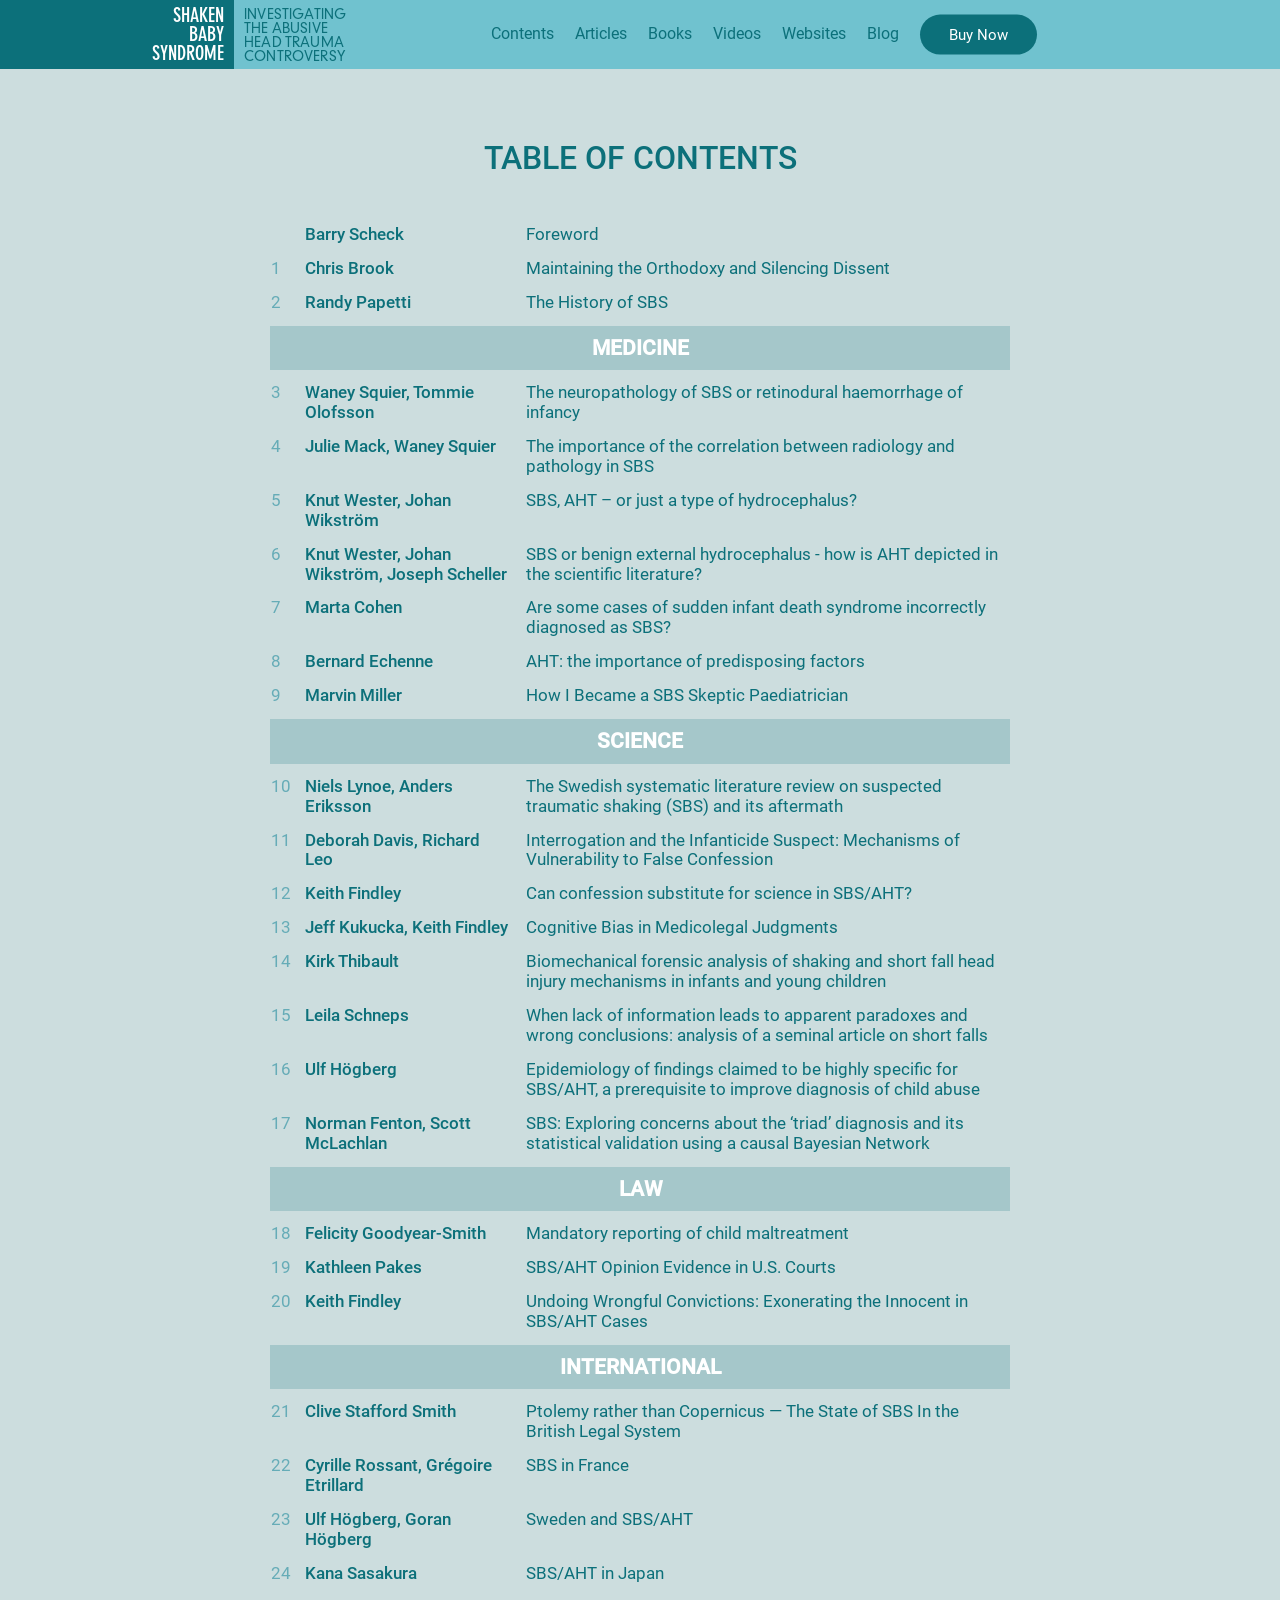
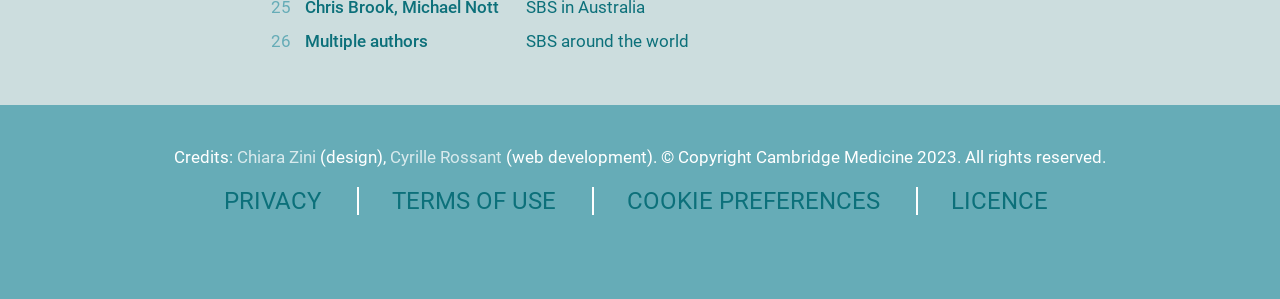
<file: template.html>
<!DOCTYPE html>
<html lang="en-us">

<head>

    <meta charset="UTF-8">
    <meta name="viewport" content="width=device-width, initial-scale=1">

    <title>Shaken Baby Syndrome: Investigating the Abusive Head Trauma Controversy</title>

    <!-- TERMLY COOKIE BANNER -->
    <script type="text/javascript" src="https://app.termly.io/embed.min.js" data-auto-block="on" data-website-uuid="29b89f35-43fa-4795-9ef7-62b72fe59351"></script>
    <script async src="https://www.googletagmanager.com/gtag/js?id=G-44QDYP10N1"></script>
    <script>window.dataLayer = window.dataLayer || []; function gtag() { dataLayer.push(arguments); }
        gtag('js', new Date()); gtag('config', 'G-44QDYP10N1', { cookie_flags: 'max-age=7200;secure; samesite=none' });
    </script>


    <script src="js/main.js"></script>

    <link rel="stylesheet" href="css/normalize.css">
    <link rel="stylesheet" href="css/main.css">
    <link rel="stylesheet" href="css/details.css">
    <link rel="stylesheet" href="css/mobile.css">
    <link rel="stylesheet" href="css/print.css">

</head>

<body>

    <!-- HEADER -->
    <header>

        <!-- LEFT -->
        <div class="wrap-left">
        </div>

        <!-- CENTER -->
        <div class="wrap-center">

            <!-- CAMBRIDGE -->
            <nav id="cambridge">
                <a href="#top">shaken baby syndrome
                </a>
            </nav>

            <!-- MEDICINE -->
            <nav id="medicine">
                <a href="#top">investigating the abusive head trauma controversy</a>
            </nav>

            <!-- MENU -->
            <nav id="menu" role="navigation">
                <div class="collapsible-menu">
                    <input type="checkbox">

                    <span></span>
                    <span></span>
                    <span></span>

                    <ul>
                        <!-- <li><a href="#home">Home</a></li> -->
                        <li><a href="#contents">Contents</a></li>
                        <li><a href="#articles">Articles</a></li>
                        <li><a href="#books">Books</a></li>
                        <li><a href="#videos">Videos</a></li>
                        <li><a href="#press-investigations">Websites</a></li>
                        <li><a href="#blog">Blog</a></li>
                        <li><a class="button" href="https://www.amazon.co.uk/Shaken-Baby-Syndrome-Investigating-Controversy/dp/1009384767/">Buy Now</a></li>
                    </ul>
                </div>
            </nav>

        </div>

        <!-- RIGHT -->
        <div class="wrap-right">
        </div>

    </header>


    <!-- MAIN -->
    <main>

        <section id="contents">
            <div class="wrapper">
                <div class="title">
                    <a name="contents" class="anchor"></a>
                    <h2>Table of contents</h2>
                </div>
                <div>


                    <table>
                        <thead>
                            <tr>
                                <th>#</th>
                                <th>Author</th>
                                <th>Chapter</th>
                            </tr>
                        </thead>
                        <tbody>
                            <tr>
                                <td></td>
                                <td>Barry Scheck</td>
                                <td>Foreword</td>
                            </tr>
                            <tr>
                                <td>1</td>
                                <td>Chris Brook</td>
                                <td>Maintaining the Orthodoxy and Silencing Dissent</td>
                            </tr>
                            <tr>
                                <td>2</td>
                                <td>Randy Papetti</td>
                                <td>The History of SBS</td>
                            </tr>
                            <tr class="book-section">
                                <td colspan="3" class="book-section">MEDICINE</td>
                            </tr>
                            <tr>
                                <td>3</td>
                                <td>Waney Squier, Tommie Olofsson</td>
                                <td>The neuropathology of SBS or retinodural haemorrhage of infancy</td>
                            </tr>
                            <tr>
                                <td>4</td>
                                <td>Julie Mack, Waney Squier</td>
                                <td>The importance of the correlation between radiology and pathology in SBS</td>
                            </tr>
                            <tr>
                                <td>5</td>
                                <td>Knut Wester, Johan Wikström</td>
                                <td>SBS, AHT – or just a type of hydrocephalus?</td>
                            </tr>
                            <tr>
                                <td>6</td>
                                <td>Knut Wester, Johan Wikström, Joseph Scheller</td>
                                <td>SBS or benign external hydrocephalus - how is AHT depicted in the scientific literature?</td>
                            </tr>
                            <tr>
                                <td>7</td>
                                <td>Marta Cohen</td>
                                <td>Are some cases of sudden infant death syndrome incorrectly diagnosed as SBS?</td>
                            </tr>
                            <tr>
                                <td>8</td>
                                <td>Bernard Echenne</td>
                                <td>AHT: the importance of predisposing factors</td>
                            </tr>
                            <tr>
                                <td>9</td>
                                <td>Marvin Miller</td>
                                <td>How I Became a SBS Skeptic Paediatrician</td>
                            </tr>
                            <tr class="book-section">
                                <td colspan="3" class="book-section">SCIENCE</td>
                            </tr>
                            <tr>
                                <td>10</td>
                                <td>Niels Lynoe, Anders Eriksson</td>
                                <td>The Swedish systematic literature review on suspected traumatic shaking (SBS) and its aftermath</td>
                            </tr>
                            <tr>
                                <td>11</td>
                                <td>Deborah Davis, Richard Leo</td>
                                <td>Interrogation and the Infanticide Suspect: Mechanisms of Vulnerability to False Confession</td>
                            </tr>
                            <tr>
                                <td>12</td>
                                <td>Keith Findley</td>
                                <td>Can confession substitute for science in SBS/AHT?</td>
                            </tr>
                            <tr>
                                <td>13</td>
                                <td>Jeff Kukucka, Keith Findley</td>
                                <td>Cognitive Bias in Medicolegal Judgments</td>
                            </tr>
                            <tr>
                                <td>14</td>
                                <td>Kirk Thibault</td>
                                <td>Biomechanical forensic analysis of shaking and short fall head injury mechanisms in infants and young children</td>
                            </tr>
                            <tr>
                                <td>15</td>
                                <td>Leila Schneps</td>
                                <td>When lack of information leads to apparent paradoxes and wrong conclusions: analysis of a seminal article on short falls</td>
                            </tr>
                            <tr>
                                <td>16</td>
                                <td>Ulf Högberg</td>
                                <td>Epidemiology of findings claimed to be highly specific for SBS/AHT, a prerequisite to improve diagnosis of child abuse</td>
                            </tr>
                            <tr>
                                <td>17</td>
                                <td>Norman Fenton, Scott McLachlan</td>
                                <td>SBS: Exploring concerns about the ‘triad’ diagnosis and its statistical validation using a causal Bayesian Network</td>
                            </tr>
                            <tr class="book-section">
                                <td colspan="3" class="book-section">LAW</td>
                            </tr>
                            <tr>
                                <td>18</td>
                                <td>Felicity Goodyear-Smith</td>
                                <td>Mandatory reporting of child maltreatment</td>
                            </tr>
                            <tr>
                                <td>19</td>
                                <td>Kathleen Pakes</td>
                                <td>SBS/AHT Opinion Evidence in U.S. Courts</td>
                            </tr>
                            <tr>
                                <td>20</td>
                                <td>Keith Findley</td>
                                <td>Undoing Wrongful Convictions: Exonerating the Innocent in SBS/AHT Cases</td>
                            </tr>
                            <tr class="book-section">
                                <td colspan="3" class="book-section">INTERNATIONAL</td>
                            </tr>
                            <tr>
                                <td>21</td>
                                <td>Clive Stafford Smith</td>
                                <td>Ptolemy rather than Copernicus — The State of SBS In the British Legal System</td>
                            </tr>
                            <tr>
                                <td>22</td>
                                <td>Cyrille Rossant, Grégoire Etrillard</td>
                                <td>SBS in France</td>
                            </tr>
                            <tr>
                                <td>23</td>
                                <td>Ulf Högberg, Goran Högberg</td>
                                <td>Sweden and SBS/AHT</td>
                            </tr>
                            <tr>
                                <td>24</td>
                                <td>Kana Sasakura</td>
                                <td>SBS/AHT in Japan</td>
                            </tr>
                            <tr>
                                <td>25</td>
                                <td>Chris Brook, Michael Nott</td>
                                <td>SBS in Australia</td>
                            </tr>
                            <tr>
                                <td>26</td>
                                <td>Multiple authors</td>
                                <td>SBS around the world</td>
                            </tr>
                        </tbody>
                    </table>


                </div>
            </div>
        </section>



        <!-- CONTENT START -->

        <!-- CONTENT STOP -->

    </main>


    <!-- FOOTER -->
    <footer>
        <div class="wrapper">
            <p class="copyright">
                Credits: <a href="https://www.linkedin.com/in/czini/">Chiara Zini</a> (design), <a href="https://cyrille.rossant.net/">Cyrille Rossant</a> (web development).
                © Copyright Cambridge Medicine 2023. All rights reserved.</p>
            <p class="privacy">
                <a href="privacy.html" class="col1">privacy</a>
                <a href="terms.html" class="col2">terms of use</a>
                <a href="#" class="col3" onclick="window.displayPreferenceModal();return false;" id="termly-consent-preferences">cookie preferences</a>
                <a href="https://www.cambridge.org/legal/copyright" class="col4">licence</a>
            </p>
        </div>
    </footer>

    <script type="text/javascript">var sc_project = 12850801; var sc_invisible = 1; var sc_security = "9dd4a4d2";</script>
    <script type="text/javascript" src="https://www.statcounter.com/counter/counter.js" async></script>
</body>

</html>
</file>
<file: css/main.css>
/*************************************************************************************************/
/* GENERAL */
/*************************************************************************************************/

:root {
    --theme-color-1: #70C2CF;
    --theme-color-2: #CCDDDE;
    --theme-color-3: #66ACB7;
    --theme-color-4: #0C707A;
    --theme-color-5: #152829;

    --main-width: 1280px;
}

@font-face {
    font-family: "DINNeuzeitGroteskStd-Bold";
    src: url("../woff/DINNeuzeitGroteskStd-BdCond.woff") format("woff");
}

@font-face {
    font-family: "DINNeuzeitGroteskStd-Light";
    src: url("../woff/DINNeuzeitGroteskStd-Light.woff") format("woff");
}

@font-face {
    font-family: "Roboto";
    font-style: normal;
    font-weight: 400;
    font-display: swap;
    src: url("../woff/Roboto-Regular.woff") format("woff");
}

@font-face {
    font-family: "Roboto";
    font-style: normal;
    font-weight: 500;
    font-display: swap;
    src: url("../woff/Roboto-Medium.woff") format("woff");
}

@font-face {
    font-family: "Roboto";
    font-style: italic;
    font-weight: 400;
    font-display: swap;
    src: url("../woff/Roboto-Italic.woff") format("woff");
}

@font-face {
    font-family: "Roboto";
    font-style: italic;
    font-weight: 500;
    font-display: swap;
    src: url("../woff/Roboto-MediumItalic.woff") format("woff");
}


html,
body {
    max-width: 100%;
    overflow-x: hidden;
}

body {
    margin: 0;
    padding: 0;


    /* background-size: 1600px;
    background-position-x: calc(50% + 30px);
    background-position-y: 0px;
    background-repeat: no-repeat;
    background-image: url('../img/SBS_Book_WebSite.jpg');
    opacity: .75; */

}

html {
    scroll-behavior: smooth;
    scroll-padding-top: 65px;
}

* {
    font-family: 'Roboto', sans-serif;
}

h1,
h2,
h3,
h4,
h5,
h6 {
    padding: 0;
    margin: 0;
}

a {
    text-decoration: none;
    color: inherit;
}

a:hover {
    filter: brightness(125%);
}

summary {
    list-style: none;
}

ul {
    list-style: none;
}

section strong {
    font-weight: 500;
}

abbr[title] {
    text-underline-offset: 4px;
    text-decoration-thickness: 3px;
    text-decoration-color: var(--theme-color-1);
}

a.anchor {
    display: block;
}



/*************************************************************************************************/
/* BUTTONS */
/*************************************************************************************************/

.button {
    padding: 10px 32px;
    font-size: 11pt;
    border: 0;
    border-radius: 30px;
    cursor: pointer;
    white-space: nowrap;
}

/* LIGHT DEACTIVATED */
.button {
    background-color: var(--theme-color-4);
    color: white;
}

/* LIGHT ACTIVATED */
.button:hover {
    background-color: white;
    color: var(--theme-color-4);
}

/* DARK DEACTIVATED */
.button.dark {
    background-color: var(--theme-color-2);
    color: var(--theme-color-4);
    font-weight: normal;
}

/* DARK ACTIVATED */
.button.dark:hover {
    background-color: var(--theme-color-2);
    color: var(--theme-color-4);
    font-weight: bold;
}

.button:active {
    position: relative;
    top: 1px;
    left: 1px;
}



/*************************************************************************************************/
/* HEADER */
/*************************************************************************************************/

header {
    margin: 0;
    padding: 0;
    width: 100%;
    height: 69px;
    background: var(--theme-color-1);
    font-size: 13pt;
    position: fixed;
    z-index: 10;

    display: flex;
    flex-wrap: nowrap;
    justify-content: center;
}

header .wrap-left {
    background: var(--theme-color-4);
    flex: 1;
}

header .wrap-center {
    background: var(--theme-color-1);
    flex: 0 1 1000px;
    display: flex;
}

header .wrap-right {
    background-color: --var(--theme-color-1);
    flex: 1;
}

header #cambridge {
    background-color: var(--theme-color-4);
    flex: 0 0 94px;
    height: 100%;
    margin: 0;
    text-align: right;
    text-transform: uppercase;
    display: flex;
    justify-content: right;
    align-items: center;
}

header #cambridge a {
    font-family: 'DINNeuzeitGroteskStd-Bold';
    font-size: 15pt;
    color: #fff;
    width: 76px;
    line-height: .95em;
    padding: 8px 10px 4px 0;
}

header #medicine {
    margin: 1px 0 0 10px;
    flex: 0;
    letter-spacing: 0.01em;
    font-weight: 500;
    text-transform: uppercase;
    display: flex;
    justify-content: left;
    align-items: center;
}

header #medicine a {
    font-family: 'DINNeuzeitGroteskStd-Light';
    font-size: 10pt;
    font-weight: 500;
    color: var(--theme-color-4);
    width: 112px;
    line-height: 1.05em;
    padding: 8px 0 4px 0;
}

header #medicine a:hover {
    filter: none;
}

header #menu {
    color: var(--theme-color-4);
    flex: 1;
    font-size: 12pt;
    display: flex;
    justify-content: center;
    align-items: center;
}

header #menu ul {
    margin: 0;
    padding: 0 0 0 48px;

    /* HACK: this prevents the responsive menu from quickly disappearing when dynamically
    switching from viewport >1000px to <1000 px */
    transform: translate(0, -100%);
    position: relative;
    top: 18px;
}

header #menu ul li {
    display: inline;
    margin: 0 17px 0 0;
}

header #menu ul li a:hover {
    /* filter: brightness(125%); */
}

header #menu .button {
    padding: 11px 29px;
    /* background-color: var(--theme-color-4); */
    position: relative;
    top: 1px;
}

#menu .collapsible-menu input {
    display: none;
}



/*************************************************************************************************/
/* MAIN */
/*************************************************************************************************/

main {
    display: flex;
    flex-wrap: nowrap;
    flex-direction: column;
    align-items: center;
}

section {
    flex: 1;
    width: 100%;
    display: flex;
    flex-wrap: wrap;
    align-items: center;
    justify-content: center;
}

section .wrapper {
    flex: 1;
    width: 100%;
    max-width: 1024px;
    margin: 0 auto;
    padding: 40px 5%;
}

section h2 {
    text-transform: uppercase;
    text-align: center;
    margin: 0 0 20px 0;
    font-size: 24pt;
    font-weight: 500;
}



/*************************************************************************************************/
/* HERO */
/*************************************************************************************************/

#hero {
    padding: 100px 0 0 0;
    background-color: var(--theme-color-2);
}

#hero .wrapper {
    padding: 20px 0 0 0;
    flex: 1;
    display: flex;
    flex-wrap: wrap;
    justify-content: center;
    max-width: var(--main-width);
}

#hero .text {
    flex: 2.3;
    padding: 8px 0;
    margin: 0;
    display: flex;
    flex-wrap: nowrap;
    justify-content: right;
    flex-direction: row-reverse;
}

#hero .text .text-wrapper {
    flex: 1;
    max-width: 547px;
    padding-left: 70px;
    padding-right: 28px;
}

#hero .cover {
    display: block;
    flex: 1.75;
    margin: 0;
    width: 100%;
    height: 100%;
    min-height: 586px;
    background-repeat: no-repeat;
    /*
    background-size: 126%;
    background-position: right -10% top 68%; */

    background-size: 650px;
    background-position: left calc(50% - 80px) top -60px;

    background-image: url('../img/SBS_Book_MockUp_01.webp'), url('../img/SBS_Book_MockUp_01s.png');

    /* Fallback for iOS Safari <= 13 */
    /* @supports (background-image: url('../img/SBS_Book_MockUp_01.webp')) {
        background-image: url('../img/SBS_Book_MockUp_01.webp');
    } */
}



#hero h1 {
    text-transform: uppercase;
    color: white;
    font-family: 'DINNeuzeitGroteskStd-Bold';
    font-size: 44pt;
    margin: 18px 0 20px 0;
    font-weight: 400;
    letter-spacing: .012em;
    overflow-wrap: normal;
    white-space: nowrap;
}

#hero h2 {
    color: white;
    font-family: 'DINNeuzeitGroteskStd-Light';
    text-align: left;
    font-size: 22pt;
    margin: 0 0 16px 0;
    line-height: 1.1em;
    letter-spacing: .025em;
}

#hero h3 {
    text-transform: uppercase;
    color: var(--theme-color-3);
    font-weight: 400;
    font-size: 18pt;
    margin: 22px 0 0 0;
    letter-spacing: .02em;
}

#hero h4 {
    color: var(--theme-color-4);
    font-weight: 400;
    font-size: 18.5pt;
    letter-spacing: .006em;
    line-height: 1.1em;
}

#hero summary {
    margin: 15px 0 10px 0;
    line-height: 1.32em;
    font-size: 15pt;
}

#hero summary strong {
    font-weight: 500;
}

#hero .buttons {
    margin-top: 20px;
    padding: 20px 0;
}

#hero .button {
    text-transform: uppercase;
    font-size: 14pt;
    padding: 16px 39px;
    margin-top: 10px;
    margin-right: 26px;
}

/* #hero .button.learn {
    background-color: white;
    color: var(--theme-color-4);
} */

#hero .button.buy {
    padding-left: 44px;
    padding-right: 44px;
}



/*************************************************************************************************/
/* KEY POINTS */
/*************************************************************************************************/

#key-points {
    background-color: var(--theme-color-4);
}

#key-points .wrapper {
    /* max-width: 960px; */
    /* padding: 40px 40px 50px 40px; */
}

#key-points .title {
    max-width: 700px;
    margin: 0 auto 35px auto;
}

#key-points h2 {
    /* margin: 0 0 8px 0;
    padding: 0 0 0 0; */
    text-transform: uppercase;
    color: #fff;
    text-align: center;
    font-size: 24pt;
    /* font-weight: 400; */
}

#key-points h3 {
    padding: 0;
    color: var(--theme-color-1);
    text-align: center;
    font-size: 14pt;
    line-height: 1.35em;
    font-weight: 400;
}

#key-points strong {
    font-weight: 500;
}

#key-points .cols {
    display: flex;
    flex-wrap: wrap;
}

#key-points .col {
    flex: 1 1 200px;
    color: var(--theme-color-2);
    margin: 0 10px;
    padding: 0 10px;
    text-align: center;
    line-height: 1.4em;
    font-size: 13pt;
}

#key-points .col2 {
    flex: 2 2 200px;
}



/*************************************************************************************************/
/* EDITORS */
/*************************************************************************************************/

#editors {
    background-color: #fff;
}

#editors .wrapper {
    /* max-width: 900px; */
    /* padding: 40px 5% 88px 5%; */
    padding-bottom: 80px;
}

#editors h2 {
    color: var(--theme-color-1);
    margin-bottom: 0;
}

#editors .carousel {
    width: 100%;
    margin: 0;
}

#editors .quote-wrapper {
    width: 100%;
    background-image: url("../img/quote0.svg"), url("../img/quote1.svg");
    background-repeat: no-repeat, no-repeat;
    background-size: 64px, 64px;
    background-position: 17px 16px, right 17px bottom 12px;
}

#editors .quote {
    padding: 25px 15%;
    font-size: 20pt;
    color: var(--theme-color-4);
    text-align: center;
    margin: 0 auto;
    font-style: italic;
    font-weight: 500;
    line-height: 1.12em;
}

#editors figure {
    width: 155px;
    height: 155px;
    margin: 10px auto 22px auto;
    border: 7px solid var(--theme-color-1);
    border-radius: 100%;
    background-repeat: no-repeat;
    background-size: 160px;
}

#editors figure.editor-findley {
    background-image: url("../img/editor-findley.jpg");
    /* background-size: 105%; */
    /* background-position: -3px -22px; */
}

#editors figure.editor-rossant {
    background-image: url("../img/editor-rossant.jpg");
    /* background-size: 105%; */
    /* background-position: -3px -2px; */
}

#editors figure.editor-sasakura {
    background-image: url("../img/editor-sasakura.jpg");
    /* background-size: 205%; */
    /* background-position: -83px -2px; */
}

#editors figure.editor-schneps {
    background-image: url("../img/editor-schneps.jpg");
    /* background-size: 105%; */
    /* background-position: -5px -2px; */
}

#editors figure.editor-squier {
    background-image: url("../img/editor-squier.jpg");
    /* background-size: 205%; */
    /* background-position: -55px -2px; */
}

#editors figure.editor-wester {
    background-image: url("../img/editor-wester.jpg");
    /* background-size: 105%; */
    /* background-position: -5px -2px; */
}

#editors h3 {
    color: var(--theme-color-1);
    font-size: 20pt;
    font-weight: 400;
    text-align: center;
    margin: 0 0 2px 0;
}

#editors p {
    color: var(--theme-color-4);
    margin: 0 auto 32px auto;
    font-size: 14pt;
    font-weight: 400;
    max-width: 600px;
    line-height: 1.35em;
    text-align: center;
    padding: 10px 5%;
}

.flickity-button {
    color: var(--theme-color-4);
    opacity: .75;
}

.flickity-page-dots .dot {
    background: var(--theme-color-4);
    opacity: .5;
    width: 13px;
    height: 13px;
}

.flickity-page-dots .dot:hover {
    filter: brightness(125%);
}

.flickity-page-dots .dot.is-selected {
    /* background: var(--theme-color-4); */
    opacity: 1.0;
    /* width: 16px; */
    /* height: 16px; */
    position: relative;
    top: 1px;
}



/*************************************************************************************************/
/* AUTHORS */
/*************************************************************************************************/

#authors {
    background-color: var(--theme-color-2);
}

#authors .wrapper {
    /* padding-top: 32px; */
}

#authors h2 {
    color: var(--theme-color-4);
    /* margin-top: 14px;
    padding-bottom: 8px; */
}

#authors summary {
    font-size: 14pt;
    max-width: 700px;
    margin: 10px auto 14px auto;
    padding: 0 5% 2% 5%;
    text-align: center;
    line-height: 1.38em;
}

#authors summary strong {
    font-weight: 500;
}

#authors summary a {
    color: var(--theme-color-4);
}

#authors .cols {
    display: flex;
    flex-wrap: wrap;
}

#authors .cols .col {
    flex: 1;
    width: 100%;
}

#authors .cols .col img {
    display: block;
    max-width: 150px;
    margin: 4px auto 24px auto;
}

#authors .col h3 {
    text-align: center;
    color: var(--theme-color-1);
    font-size: 20pt;
    text-transform: uppercase;
}

#authors ul {
    margin: 20px 0;
    text-indent: -40px;
}

#authors ul.medicine {
    padding-left: 32.5%;
}

#authors ul.science {
    padding-left: 34%;
}

#authors ul.law {
    padding-left: 42%;
}

#authors ul li {
    color: var(--theme-color-4);
    font-size: 13pt;
    margin-bottom: 24px;
}

#authors ul li i {
    display: inline-block;
    background-size: 100%;
    background-repeat: no-repeat;
    width: 24px;
    height: 24px;
    margin-right: 16px;
    vertical-align: middle;
    position: relative;
    top: -2px;
}

#authors ul li .discipline {
    font-size: .9em;
    color: var(--theme-color-4);
    opacity: 60%;
}

i.country-au {
    background-image: url("../img/SBS_Authors_Country-AU.png");
}

i.country-ca {
    background-image: url("../img/SBS_Authors_Country-CA.png");
}

i.country-fi {
    background-image: url("../img/SBS_Authors_Country-FI.png");
}

i.country-fr {
    background-image: url("../img/SBS_Authors_Country-FR.png");
}

i.country-gb {
    background-image: url("../img/SBS_Authors_Country-GB.png");
}

i.country-jp {
    background-image: url("../img/SBS_Authors_Country-JP.png");
}

i.country-nl {
    background-image: url("../img/SBS_Authors_Country-NL.png");
}

i.country-nw {
    background-image: url("../img/SBS_Authors_Country-NW.png");
}

i.country-nz {
    background-image: url("../img/SBS_Authors_Country-NZ.png");
}

i.country-pl {
    background-image: url("../img/SBS_Authors_Country-PL.png");
}

i.country-sw {
    background-image: url("../img/SBS_Authors_Country-SW.png");
}

i.country-us {
    background-image: url("../img/SBS_Authors_Country-US.png");
}



/*************************************************************************************************/
/* NUMBERS */
/*************************************************************************************************/

#numbers {
    background-color: var(--theme-color-4);
}

#numbers .wrapper {
    display: flex;
    justify-content: space-evenly;
    padding-top: 60px;
    padding-bottom: 60px;
    max-width: 820px;
}

#numbers .wrapper .col {
    flex: 1;
    width: 100%;
}

#numbers .col figure {
    width: 130px;
    height: 130px;
    background-size: 100%;
    background-repeat: no-repeat;
    margin: 0 auto;
}

#numbers .col1 figure {
    background-image: url("../img/Authors_Icon_white.png");
}

#numbers .col2 figure {
    background-image: url("../img/Countries_Icon_white.png");
}

#numbers .col3 figure {
    background-image: url("../img/Disciplines_Icon_white.png");
}

#numbers .col .number {
    font-size: 64pt;
    font-weight: bold;
    color: white;
    margin: 10px auto 0 auto;
    text-align: center;
}

#numbers .col .name {
    font-size: 21pt;
    font-weight: bold;
    color: var(--theme-color-3);
    margin: 0 auto;
    text-transform: uppercase;
    text-align: center;
    position: relative;
    /* top: -10px; */
}



/*************************************************************************************************/
/* TOPIC */
/*************************************************************************************************/

#topic {
    background-color: var(--theme-color-3);
}

#topic .wrapper {
    max-width: 1600px;
    /* padding: 22px 5% 0 5%; */
    color: var(--theme-color-4);

    background-repeat: no-repeat;
    background-size: 700px;
    background-position: left calc(50% - 220px) top 80px;

    background-image: url('../img/SBS_Book_MockUp_02.webp'), url('../img/SBS_Book_MockUp_02s.png');

    /* Fallback for iOS Safari <= 13 */
    /* @supports (background-image: url('../img/SBS_Book_MockUp_02.webp')) {
        background-image: url('../img/SBS_Book_MockUp_02.webp');
    } */
}

#topic .cols {
    display: flex;
    flex-wrap: wrap;
    flex-direction: row;
}

#topic .cols figure {
    flex: 1;
    margin: 0;
    width: 100%;
    height: 100%;
    min-height: 600px;
}

#topic .cols .text {
    flex: 1;
    color: #fff;
    display: flex;
    flex-wrap: nowrap;
    justify-content: left;
    flex-direction: row;
}

#topic .cols .text-wrapper {
    flex: 1;
    max-width: 400px;
    padding: 0 40px;
    /* padding-right: 20px; */
}

#topic .cols .text-wrapper p {
    margin: 0 0 25px 0;
    font-size: 14pt;
    line-height: 1.39em;
}

#topic .cols .text-wrapper p:last-of-type {
    /* margin-bottom: 50px; */
}



/*************************************************************************************************/
/* INFO */
/*************************************************************************************************/

#info {
    background-color: #fff;
}

#info .wrapper {
    width: 100%;
    text-align: center;
    /* padding-bottom: 20px; */
}

#info h2 {
    color: var(--theme-color-3);
    /* margin: 25px auto 2px auto; */
}

#info summary {
    color: var(--theme-color-4);
    text-align: center;
    font-size: 18pt;
    padding: 0 5%;
}

#info .buttons {
    margin: 55px auto;
}

#info .button {
    text-transform: uppercase;
    padding: 14px 36px;
    font-size: 15pt;
    font-weight: 400;
}

#info .button.contents {
    /* background-color: var(--theme-color-4);
    color: white; */
    margin-right: 30px;
}

#info .button.updates {
    /* background-color: var(--theme-color-2);
    color: var(--theme-color-4); */
}

/* #info .button.updates:hover { */
/* filter: brightness(105%); */
/* } */



/*************************************************************************************************/
/* FURTHER */
/*************************************************************************************************/

#further {
    background-color: var(--theme-color-2);
}

#further .wrapper {
    /* padding-bottom: 58px; */
}

#further h2 {
    color: var(--theme-color-4);
    /* margin-top: 26px; */
}

#further a:hover {
    filter: brightness(105%);
}

#further ul {
    padding: 0;
    margin-top: 40px;
    display: flex;
    justify-content: center;
    align-items: center;
}

#further ul li {
    flex: 1;
}

#further ul li figure {
    width: 100px;
    height: 100px;
    background-size: 100%;
    background-repeat: no-repeat;
    margin: 0 auto 36px auto;
}

#further ul li.col1 figure {
    background-image: url("../img/FurtherIcon-Papers.png");
}

#further ul li.col2 figure {
    background-image: url("../img/FurtherIcon-Books.png");
}

#further ul li.col3 figure {
    background-image: url("../img/FurtherIcon-Video.png");
}

#further ul li.col4 figure {
    background-image: url("../img/FurtherIcon-Websites.png");
}

#further ul li.col5 figure {
    background-image: url("../img/FurtherIcon-Blog.png");
}

#further ul li h3 {
    text-transform: uppercase;
    color: var(--theme-color-1);
    font-size: 20pt;
    text-align: center;
}



/*************************************************************************************************/
/* MESSAGE */
/*************************************************************************************************/

#message {
    background-color: var(--theme-color-4);
    text-align: center;
    width: 100%;
}

#message .wrapper {
    /* padding-bottom: 28px; */
    display: block;
}

#message h2 {
    padding: 5px 10% 0 10%;
    color: #fff;
}

#message form {
    margin: 43px auto 20px auto;
}

#message form input,
#message form textarea {
    display: block;
    width: 50%;
    padding: 11px 18px;
    margin: 22px auto;
    border-radius: 10px;
    border: 0;
    font-size: 14pt;
}

#message form input::placeholder,
#message form textarea::placeholder {
    color: #aaa;
}

#message form textarea {
    height: 200px;
    min-height: 50px;
    max-height: 500px;
    min-width: 20%;
    max-width: 512px;
    margin-bottom: 30px;
}

#message input.submit {
    width: 20%;
    min-width: 200px;
    text-transform: uppercase;
    background-color: var(--theme-color-2);
    color: var(--theme-color-4);
    border-radius: 30px;
    padding: 16px;
    cursor: pointer;
    font-weight: normal;
}

#message input.submit:hover {
    /* filter: brightness(125%); */
    font-weight: bold;
}

#message input.submit:active {
    position: relative;
    top: 1px;
    left: 1px;
}

#message #inline-badge {
    display: flex;
    justify-content: center;
    align-items: center;
    visibility: collapse;
    margin-bottom: -50px;
}



/*************************************************************************************************/
/* MAIL */
/*************************************************************************************************/

#mail {
    background-color: #fff;
}

#mail .wrapper {
    /* padding-top: 22px;
    padding-bottom: 22px; */
    width: 100%;
}

#mail h2 {
    color: var(--theme-color-3);
    text-transform: none;
    font-size: 30pt;
    max-width: 70%;
    margin: 14px auto;
    /* line-height: 1.25em; */
    overflow-wrap: break-word;
}

#mail h2>span {
    white-space: nowrap;
}

#mail a {
    display: block;
    /* HACK: fix on Safari, no nice word break between the parts of the email otherwise */
    font-size: 0;
    color: var(--theme-color-4);
}

#mail a span {
    font-size: 30pt;
    white-space: nowrap;
}



/*************************************************************************************************/
/* FOOTER */
/*************************************************************************************************/

footer {
    background-color: var(--theme-color-3);
    /* width: 100%; */
    padding: 26px 5% 60px 5%;
}

footer .copyright {
    color: #fff;
    text-align: center;
    font-size: 13pt;
}

footer .copyright a {
    opacity: .75;
}

footer .copyright a:hover {
    opacity: .85;
}

footer .privacy {
    color: var(--theme-color-4);
    text-align: center;
    font-size: 16pt;
    margin-top: 0;
    text-transform: uppercase;
    line-height: 1.5em;
}

footer .privacy a {
    margin: 0;
    font-size: 18pt;
    padding: 0 36px 0 28px;
    border-right: 2px solid #fff;
}

footer .privacy a.col4 {
    border: 0;
}



/* TERMLY COOKIE BANNER */

#termly-code-snippet-support button:nth-child(2),
#termly-code-snippet-support button:nth-child(3) {
    background-color: var(--theme-color-4) !important;
    border-color: rgb(48, 48, 48) !important;
}
</file>
<file: css/mobile.css>
/*************************************************************************************************/
/* COLLAPSIBLE MENU */
/* https://codepen.io/erikterwan/pen/EVzeRP */
/*************************************************************************************************/

@media screen and (max-width: 1000px) {

    header #menu {
        justify-content: flex-end;
        align-items: center;
    }

    header #menu .collapsible-menu {
        display: block;
        margin-right: 30px;
        z-index: 1;
        -webkit-user-select: none;
        user-select: none;
    }

    header #menu .collapsible-menu input {
        display: block;
        width: 38px;
        height: 42px;
        position: absolute;
        top: 14px;
        right: 28px;

        cursor: pointer;
        opacity: 0;
        z-index: 2;
        -webkit-touch-callout: none;
    }

    /* Hamburger */
    header #menu .collapsible-menu span {
        display: block;
        width: 33px;
        height: 4px;
        margin-bottom: 5px;
        position: relative;
        top: 3px;
        background: var(--theme-color-4);
        border-radius: 3px;
        z-index: 1;
        transform-origin: 4px 0px;
        transition: transform 0.5s cubic-bezier(0.77, 0.2, 0.05, 1.0),
            background 0.5s cubic-bezier(0.77, 0.2, 0.05, 1.0),
            opacity 0.55s ease;
    }

    header #menu .collapsible-menu span:first-child {
        transform-origin: 0% 0%;
    }

    header #menu .collapsible-menu span:nth-last-child(2) {
        transform-origin: 0% 100%;
    }

    /*
    * Transform all the slices of hamburger
    * into a crossmark.
    */
    header #menu .collapsible-menu input:checked~span {
        opacity: 1;
        transform: rotate(45deg) translate(-2px, -1px);
    }

    /*
    * But let's hide the middle one.
    */
    header #menu .collapsible-menu input:checked~span:nth-last-child(3) {
        opacity: 0;
        transform: rotate(0deg) scale(0.2, 0.2);
    }

    /*
    * Oh yeah and the last one should go the other direction
    */
    header #menu .collapsible-menu input:checked~span:nth-last-child(2) {
        transform: rotate(-45deg) translate(0, -1px);
    }

    /*
    * Make this absolute positioned
    * at the top left of the screen
    */
    header #menu ul {
        position: absolute;
        left: 0;
        top: 0;
        width: 100%;
        margin: 0;
        padding: 30px 0;
        background: var(--theme-color-1);
        list-style-type: none;
        -webkit-font-smoothing: antialiased;
        /* to stop flickering of text in safari */
        transform-origin: 0% 0%;
        transition: transform 0.5s cubic-bezier(0.77, 0.2, 0.05, 1.0);
    }

    header #menu ul li {
        display: block;
        padding: 20px 0;
        font-size: 22px;
        margin: 0;
        text-align: center;
    }

    header #menu ul li .button {
        text-align: center;
        display: block;
        width: 80%;
        margin: 0 auto;
        padding: 20px;
        font-size: 22px;
    }

    /*
    * And let's slide it in from the left
    */
    #menu .collapsible-menu input:checked~ul {
        transform: translate(0, 0);
        /* visibility: visible; */
    }

    #menu .collapsible-menu input:not(:checked)~ul {
        /* visibility: hidden; */
    }
}



/*************************************************************************************************/
/* HERO */
/*************************************************************************************************/

/* 1200 */
@media screen and (max-width: 1200px) {
    #hero .cover {
        background-size: 650px;
        background-position: left calc(60% - 10px) top -60px;
    }
}

/* <1000 */
@media screen and (max-width: 1000px) {
    #hero .wrapper {
        flex-direction: column;
    }

    #hero .text .text-wrapper {
        max-width: none;
    }

    #hero * {
        text-align: center;
    }

    #hero .wrapper {
        padding: 0;
    }

    #hero h1 {
        white-space: normal;
    }

    #hero h2 {
        text-align: center;
    }

    #hero .text .text-wrapper {
        padding: 0 8% 20px 8%;
    }

    #hero .cover {
        flex: 1;
        background-size: contain;
        background-position-x: center;
        background-position: top;
        position: relative;
        top: -30px;
        margin-bottom: -50px;
    }

    #hero h3 {
        margin: 20px auto;
    }
}

/* <650 */
@media screen and (max-width: 650px) {
    #hero .buttons a {
        display: block;
        margin-right: 0;
    }

    #hero .cover {
        background-size: min(130%, 600px);
        min-height: min(130vw, 600px);
        top: -40px;
    }
}



/*************************************************************************************************/
/* KEY POINTS */
/*************************************************************************************************/

/* <1000 */
@media screen and (max-width: 1000px) {

    #key-points .title {
        margin-bottom: 20px;
    }

    #key-points .cols {
        flex-direction: column;
    }

    #key-points .col {
        flex: 1;
        margin: 20px 15%;
    }

}

/* <650 */
@media screen and (max-width: 650px) {
    #key-points .col {
        flex: 1;
        margin: 20px 5%;
    }
}



/*************************************************************************************************/
/* EDITORS */
/*************************************************************************************************/

/* <650 */
@media screen and (max-width: 650px) {

    #editors .quote-wrapper {
        background-size: 10%, 10%;
    }

    #editors .quote {
        font-size: 16pt;
        line-height: 1.2em;
    }

}



/*************************************************************************************************/
/* AUTHORS */
/*************************************************************************************************/

/* <1000 */
@media screen and (max-width: 1000px) {

    #authors img {
        margin-top: 20px;
        margin-bottom: 20px;
    }

    #authors ul {
        margin: 20px 0%;
    }

    #authors ul li {
        line-height: 1.5em;
    }

}


/* <650 */
@media screen and (max-width: 650px) {
    #authors .cols {
        flex-direction: column;
    }

    #authors ul.medicine,
    #authors ul.science,
    #authors ul.law {
        padding-left: 0;
        margin-left: auto;
        margin-right: auto;
        max-width: 224px;
        text-indent: 0;
    }

    #authors .cols .col img {
        margin-top: 30px;
    }
}



/*************************************************************************************************/
/* NUMBERS */
/*************************************************************************************************/

/* <1000 */
@media screen and (max-width: 1000px) {
    #numbers .col figure {
        width: 50%;
        background-size: contain;
    }

    #numbers .col .number {
        font-size: 60pt;
        /* margin-top: 5%; */
    }
}


/* <650 */
@media screen and (max-width: 650px) {

    #numbers .col figure {
        width: 130px;
    }

    #numbers .wrapper {
        flex-direction: column;
    }

    #numbers .col2,
    #numbers .col3 {
        margin-top: 60px;
    }

}



/*************************************************************************************************/
/* TOPIC */
/*************************************************************************************************/

/* <1200 */
@media screen and (max-width: 1200px) {
    #topic .wrapper {
        background-size: 58%;
        background-position-x: 7%;
    }
}

/* <1000 */
@media screen and (max-width: 1000px) {

    #topic .cols {
        flex-direction: column;
    }

    #topic .wrapper {
        background-size: 500px;
        background-position: center 100px;
    }

    #topic .cols figure {
        min-height: 450px;
    }

    #topic .cols .text-wrapper {
        max-width: max-content;
    }

}

/* <650 */
@media screen and (max-width: 650px) {
    #topic .wrapper {
        background-size: min(100%, 500px);
        background-position-x: 80px;
    }

    #topic .cols figure {
        min-height: min(90vw, 450px);
    }
}

/* <500 */
@media screen and (max-width: 500px) {
    #topic .wrapper {
        background-position-x: 30px;
    }
}



/*************************************************************************************************/
/* INFO */
/*************************************************************************************************/

/* <650 */
@media screen and (max-width: 650px) {
    #info .buttons {
        padding: 0 8%;
    }

    #info .buttons .button {
        margin: 10px 0%;
    }

    #info .buttons a {
        display: block;
    }
}


/* <350 */
@media screen and (max-width: 350px) {
    #info .buttons .button {
        white-space: normal;
    }
}




/*************************************************************************************************/
/* FURTHER */
/*************************************************************************************************/

/* <1000 */
@media screen and (max-width: 1000px) {
    #further ul li h3 {}
}

/* <650 */
@media screen and (max-width: 650px) {
    #further .wrapper {
        padding-bottom: 20px;
    }

    #further ul {
        flex-direction: column;
    }

    #further ul li figure {
        margin-bottom: 20px;
    }

    #further ul li {
        margin-bottom: 40px;
    }
}



/*************************************************************************************************/
/* MESSAGE */
/*************************************************************************************************/

/* <1000 */
@media screen and (max-width: 1000px) {

    #message form input,
    #message form textarea {
        width: 60%;
        max-width: none;
    }
}

/* <650 */
@media screen and (max-width: 650px) {

    #message form input,
    #message form textarea {
        width: 70%;
    }
}



/*************************************************************************************************/
/* MAIL */
/*************************************************************************************************/

/* <350 */
@media screen and (max-width: 350px) {
    #mail h2 {
        font-size: 24pt;
    }

    #mail a span {
        font-size: 24pt;
    }

}



/*************************************************************************************************/
/* FOOTER */
/*************************************************************************************************/

/* <650 */
@media screen and (max-width: 650px) {
    footer .copyright {
        margin-bottom: 40px;
    }

    footer .privacy a {
        display: block;
        border: 0;
        margin: 20px 0;
        /* padding: 20px 0; */
    }
}
</file>
<file: css/print.css>
/* https://stackoverflow.com/a/44908040/1595060 */
* {
    -webkit-print-color-adjust: exact !important;
    /* Chrome, Safari 6 – 15.3, Edge */
    color-adjust: exact !important;
    /* Firefox 48 – 96 */
    print-color-adjust: exact !important;
    /* Firefox 97+, Safari 15.4+ */
}

@media print {
    header {
        display: none;
    }

    #hero .text .text-wrapper {
        max-width: 425px;
    }

    #termly-code-snippet-support {
        display: none;
    }
}
</file>
<file: css/details.css>
/*************************************************************************************************/
/* DETAILS PAGE */
/*************************************************************************************************/

#contents {
    padding-top: 100px;
    background-color: var(--theme-color-2);
}

#contents h2 {
    color: var(--theme-color-4);
}



section {
    background-color: var(--theme-color-4);
}

section a {
    color: var(--theme-color-2);
    font-size: 13pt;
}

section a:hover {
    filter: brightness(125%);
}

section .wrapper {
    max-width: 700px;
}

section .title {
    /* max-width: 700px; */
    margin: 0 auto 35px auto;
}

section h2 {
    text-transform: uppercase;
    color: #fff;
    text-align: center;
    font-size: 24pt;
}

section h3 {
    padding: 0;
    color: var(--theme-color-1);
    text-align: center;
    font-size: 14pt;
    line-height: 1.35em;
    font-weight: 400;
}

section p {
    color: var(--theme-color-2);
    line-height: 1.4em;
    font-size: 13pt;
}

section ul {
    padding: 0;
}

section ul li {
    list-style: none;
}

section ul li {
    position: relative;
    padding: 0 10px;
}

section ul li::before,
section ul li::after {
    content: "";
    position: absolute;
    top: 4px;
    border-style: solid;
    border-color: transparent;
}

section ul li::before {
    left: -7px;
    border-width: 7px;
    border-left-color: var(--theme-color-1);
}

section ul li::after {
    left: -8px;
    border-width: 8px;
    border-left-color: var(--theme-color-1);
}



#books,
#press-investigations {
    background-color: var(--theme-color-3);
}

#books a,
#press-investigations a {
    color: #f4f4f4;
}

#books h2,
#press-investigations h2 {
    color: var(--theme-color-4);
}

#errata {
    background-color: #fff;
}

#errata h2 {
    color: var(--theme-color-1);
}

#errata a {
    color: var(--theme-color-3);
}



#contents .wrapper {
    padding: 40px 0;
    max-width: calc(700px + 5%);
}

#contents table {
    width: 100%;
    border-collapse: separate;
    border-spacing: .8em;
}

#contents table thead {
    display: none;
}

#contents table td {
    color: var(--theme-color-4);
    vertical-align: top;
    text-align: left;
    font-size: 13pt;
}

#contents table td:first-of-type {
    color: var(--theme-color-3);
}

#contents table td:nth-of-type(2) {
    color: var(--theme-color-4);
    font-weight: 500;
}

#contents table tr.book-section td {
    padding: 10px 0;
}

#contents table td.book-section {
    font-weight: 600;
    text-align: center;
    vertical-align: middle;
    font-size: 16pt;
    color: #fff;
    background-color: #0c707a33;
}
</file>
